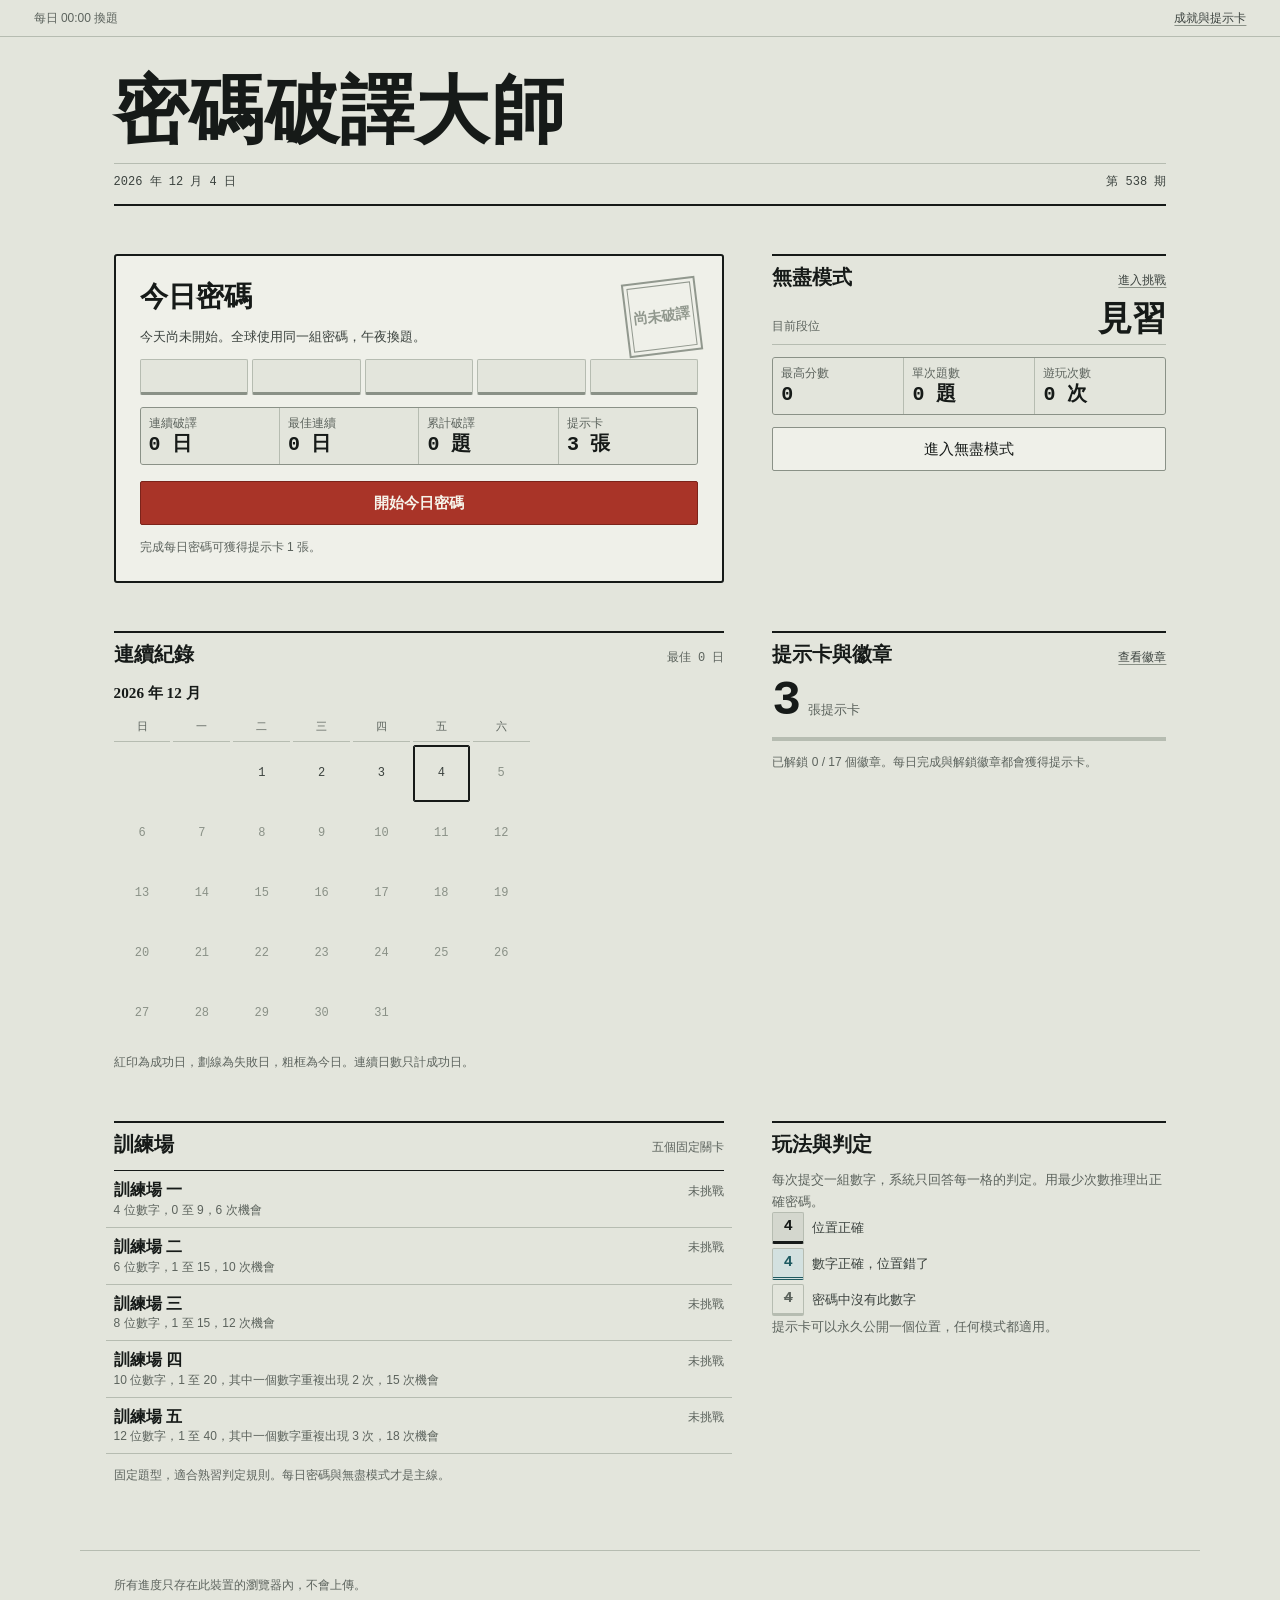
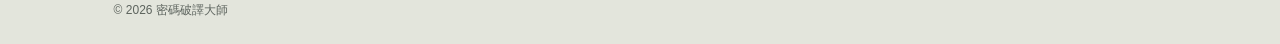
<file: index.html>
<!DOCTYPE html>
<html lang="zh-Hant">
<head>
<meta charset="UTF-8">
<meta name="viewport" content="width=device-width, initial-scale=1, viewport-fit=cover">
<meta name="theme-color" content="#e3e5dc">
<title>密碼破譯大師</title>
<link rel="icon" href="assets/favicon.svg" type="image/svg+xml">
<meta http-equiv="refresh" content="0; url=密碼破譯大師-主頁.html">
<link rel="canonical" href="密碼破譯大師-主頁.html">
<style>
html { background: #e3e5dc; color: #161a18; font-family: "Noto Sans TC", "PingFang TC", "Microsoft JhengHei", sans-serif; }
body { min-height: 100dvh; display: grid; place-content: center; text-align: center; }
a { color: #a93428; }
</style>
</head>
<body>
<p>正在前往<a href="密碼破譯大師-主頁.html">密碼破譯大師</a>。</p>
</body>
</html>
</file>
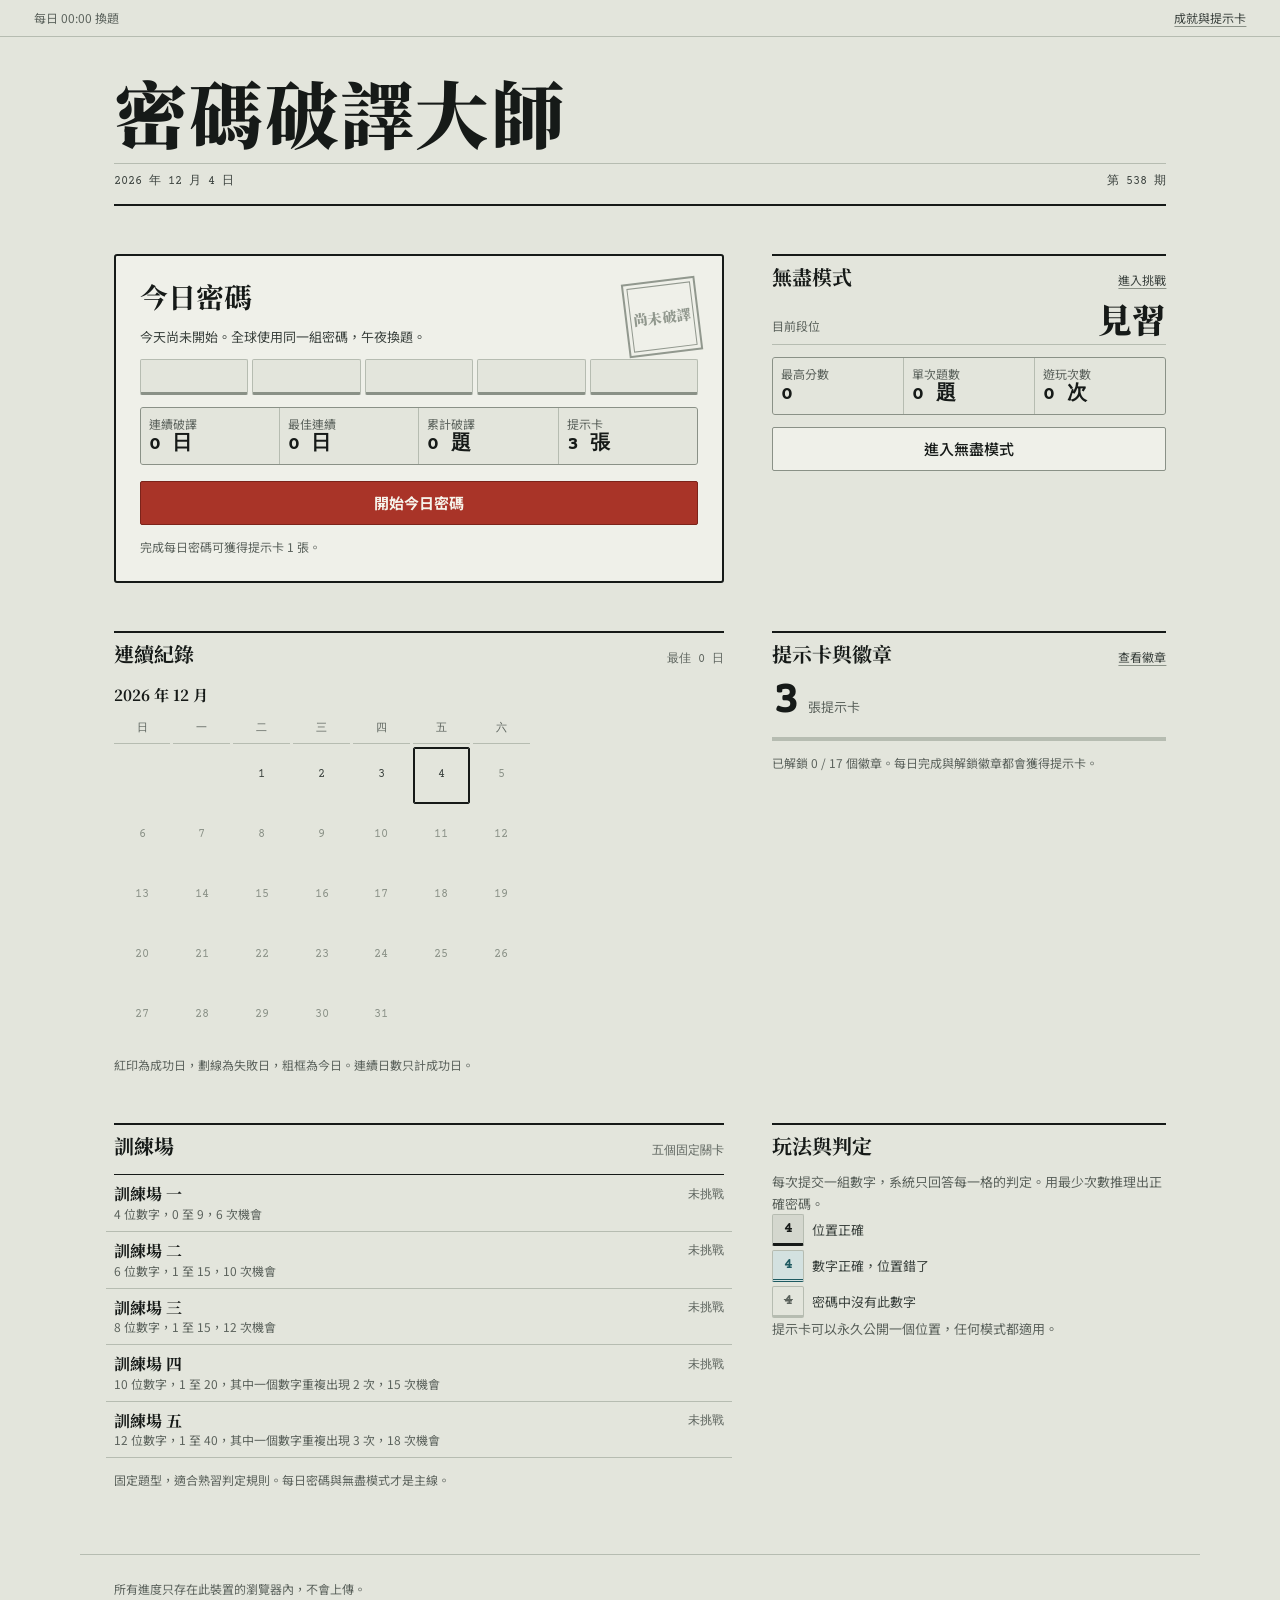
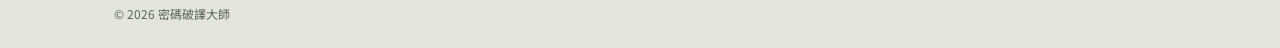
<file: 密碼破譯大師-主頁.html>
<!DOCTYPE html>
<html lang="zh-Hant">
<head>
<meta charset="UTF-8">
<meta name="viewport" content="width=device-width, initial-scale=1, viewport-fit=cover">
<meta name="theme-color" content="#e3e5dc">
<title>密碼破譯大師</title>
<link rel="icon" href="assets/favicon.svg" type="image/svg+xml">
<meta name="description" content="每天一組數字密碼，全球同一題。逐格判定，靠推理還原答案；另有無盡模式與五個訓練關卡。">
<link rel="preconnect" href="https://fonts.googleapis.com">
<link rel="preconnect" href="https://fonts.gstatic.com" crossorigin>
<link href="https://fonts.googleapis.com/css2?family=Courier+Prime:wght@400;700&family=Noto+Sans+TC:wght@400;500;700&family=Noto+Serif+TC:wght@700;900&display=swap" rel="stylesheet">
<link rel="stylesheet" href="assets/tokens.css">
<link rel="stylesheet" href="assets/app.css">
</head>
<body class="page-hub">
<div class="shell">

  <header class="topline">
    <span>每日 00:00 換題</span>
    <a class="topline__link" href="密碼破譯大師-成就.html">成就與提示卡</a>
  </header>

  <main class="wrap hub">

    <header class="masthead">
      <h1 class="masthead__title">密碼破譯大師</h1>
      <div class="masthead__meta">
        <span id="issueDate"></span>
        <span id="issueNo"></span>
      </div>
    </header>

    <div class="front">

      <section class="dispatch area--dispatch" aria-labelledby="dailyTitle">
        <div class="dispatch__head">
          <h2 class="dispatch__title" id="dailyTitle">今日密碼</h2>
        </div>
        <span class="stamp stamp--pending" id="dailyStamp">尚未破譯</span>
        <p class="dispatch__note" id="heroNote"></p>
        <div class="specimen" id="dailySpecimen" aria-hidden="true"></div>
        <div class="panelgrid panelgrid--fields" id="heroStats"></div>
        <div class="dispatch__actions" id="heroActions"></div>
        <p class="dispatch__fine">完成每日密碼可獲得提示卡 1 張。</p>
      </section>

      <section class="register area--endless" aria-labelledby="endlessTitle">
        <header class="register__head">
          <h2 class="register__title" id="endlessTitle">無盡模式</h2>
          <a class="register__link" href="密碼破譯大師-無盡模式.html">進入挑戰</a>
        </header>
        <div id="endlessPanel"></div>
      </section>

      <section class="register area--calendar" aria-labelledby="calendarHeading">
        <header class="register__head">
          <h2 class="register__title" id="calendarHeading">連續紀錄</h2>
          <span class="register__aside" id="streakAside"></span>
        </header>
        <p class="register__month" id="calendarTitle"></p>
        <div class="calendar" id="calendar"></div>
        <p class="register__note">紅印為成功日，劃線為失敗日，粗框為今日。連續日數只計成功日。</p>
      </section>

      <section class="register area--training" aria-labelledby="trainingTitle">
        <header class="register__head">
          <h2 class="register__title" id="trainingTitle">訓練場</h2>
          <span class="register__aside">五個固定關卡</span>
        </header>
        <div class="index" id="training"></div>
        <p class="register__note">固定題型，適合熟習判定規則。每日密碼與無盡模式才是主線。</p>
      </section>

      <section class="register area--wallet" aria-labelledby="walletTitle">
        <header class="register__head">
          <h2 class="register__title" id="walletTitle">提示卡與徽章</h2>
          <a class="register__link" href="密碼破譯大師-成就.html">查看徽章</a>
        </header>
        <div id="achStats"></div>
      </section>

      <section class="register area--rules" aria-labelledby="rulesTitle">
        <header class="register__head">
          <h2 class="register__title" id="rulesTitle">玩法與判定</h2>
        </header>
        <div id="hubRules"></div>
      </section>

    </div>

  </main>

  <footer class="wrap footer">
    <p>所有進度只存在此裝置的瀏覽器內，不會上傳。</p>
    <p>© <span id="year"></span> 密碼破譯大師</p>
  </footer>

</div>

<script>window.MM_PAGE = { kind: "hub" };</script>
<script src="assets/engine.js"></script>
<script src="assets/hub.js"></script>
</body>
</html>
</file>
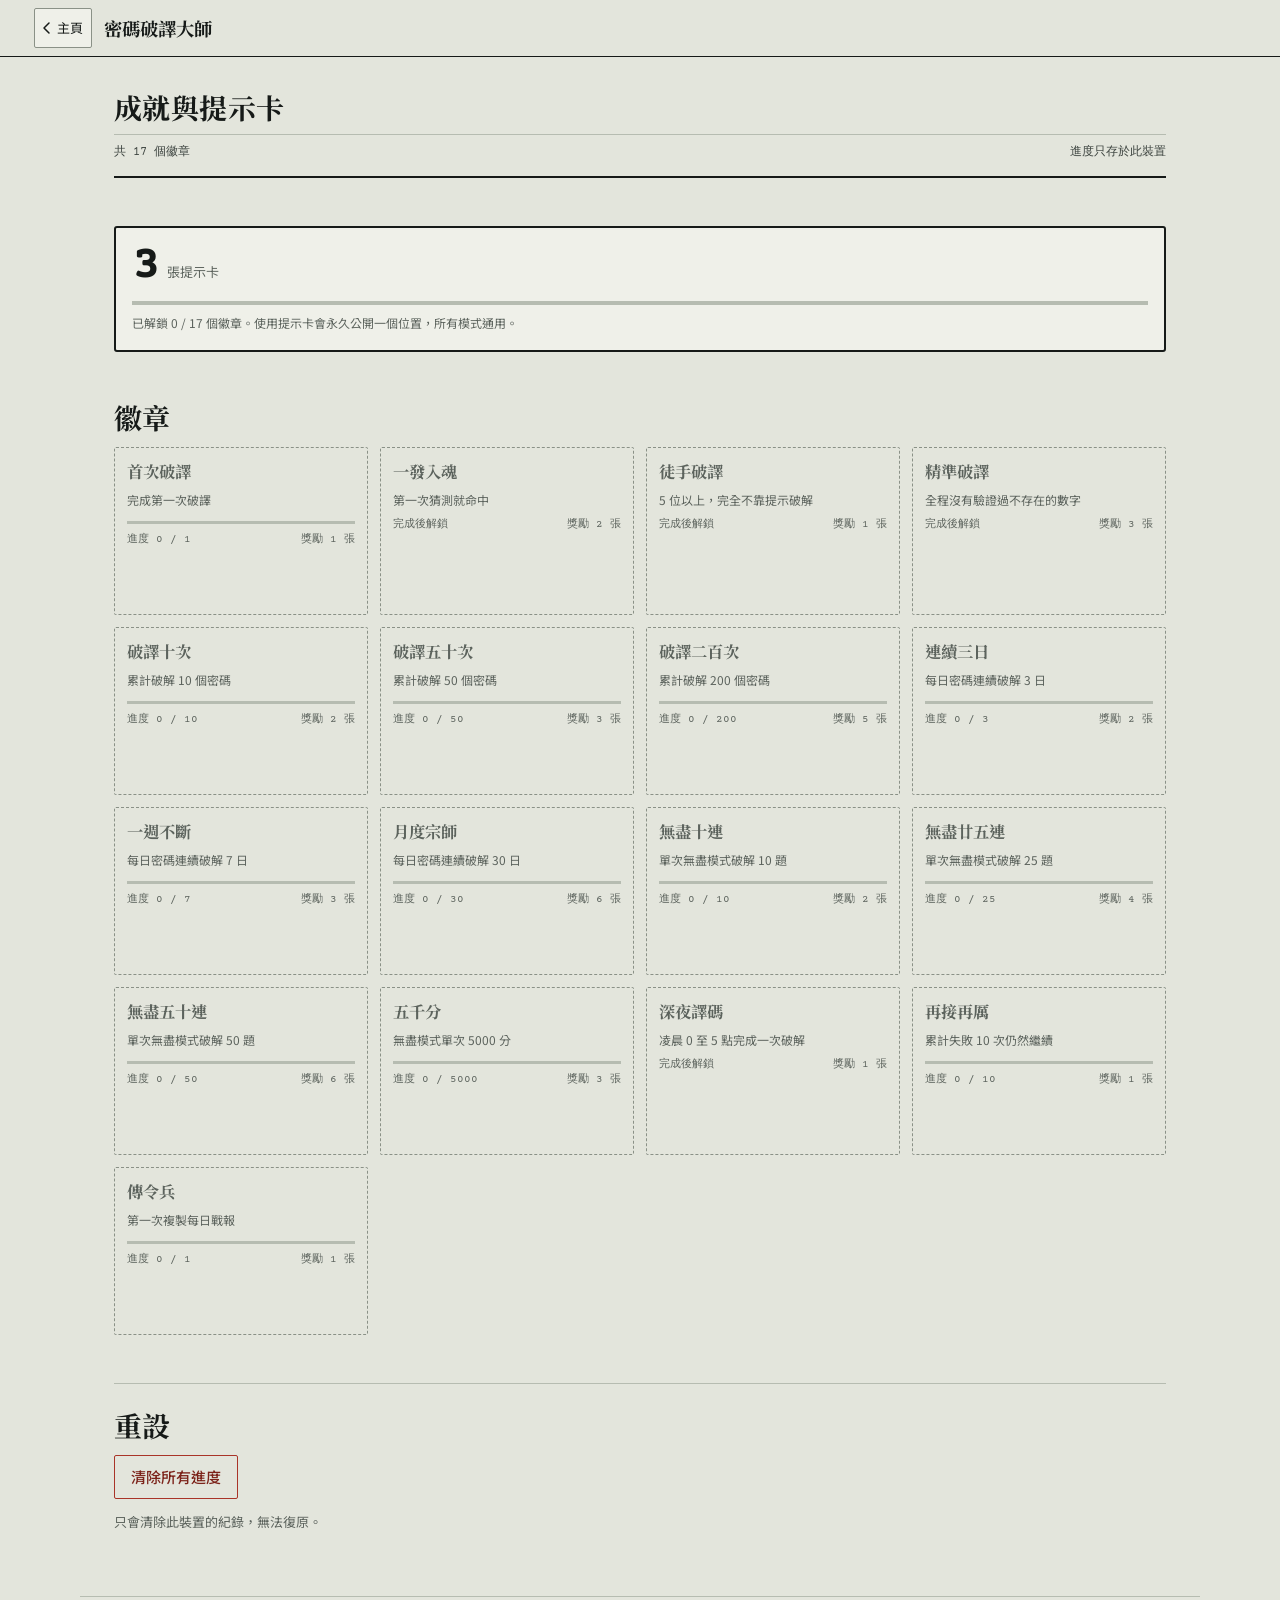
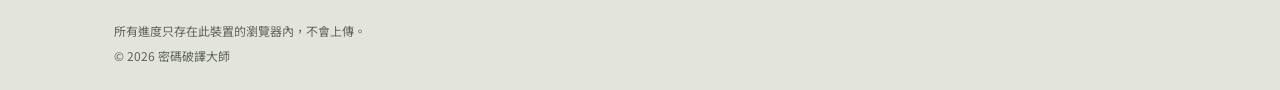
<file: 密碼破譯大師-成就.html>
<!DOCTYPE html>
<html lang="zh-Hant">
<head>
<meta charset="UTF-8">
<meta name="viewport" content="width=device-width, initial-scale=1, viewport-fit=cover">
<meta name="theme-color" content="#e3e5dc">
<title>成就與提示卡 | 密碼破譯大師</title>
<link rel="icon" href="assets/favicon.svg" type="image/svg+xml">
<meta name="description" content="查看已解鎖的成就徽章與提示卡數量。解鎖成就可獲得提示卡。">
<link rel="preconnect" href="https://fonts.googleapis.com">
<link rel="preconnect" href="https://fonts.gstatic.com" crossorigin>
<link href="https://fonts.googleapis.com/css2?family=Courier+Prime:wght@400;700&family=Noto+Sans+TC:wght@400;500;700&family=Noto+Serif+TC:wght@700;900&display=swap" rel="stylesheet">
<link rel="stylesheet" href="assets/tokens.css">
<link rel="stylesheet" href="assets/app.css">
</head>
<body class="page-hub">
<div class="shell">

  <header class="appbar">
    <a class="appbar__back" href="密碼破譯大師-主頁.html">
      <svg viewBox="0 0 16 16" fill="none" stroke="currentColor" stroke-width="1.5" aria-hidden="true"><path d="M10 3 5 8l5 5" stroke-linecap="round" stroke-linejoin="round"/></svg>
      <span>主頁</span>
    </a>
    <span class="appbar__title">密碼破譯大師</span>
  </header>

  <main class="wrap hub">

    <header class="masthead masthead--compact">
      <h1 class="masthead__title">成就與提示卡</h1>
      <div class="masthead__meta">
        <span>共 17 個徽章</span>
        <span>進度只存於此裝置</span>
      </div>
    </header>

    <section class="walletbar" id="walletReading" aria-label="提示卡與徽章進度"></section>

    <section class="section">
      <h2 class="section-title">徽章</h2>
      <div class="stampbook" id="badges"></div>
    </section>

    <section class="section section--quiet">
      <h2 class="section-title">重設</h2>
      <button class="btn btn--danger" id="resetBtn" type="button">清除所有進度</button>
      <p class="notice">只會清除此裝置的紀錄，無法復原。</p>
    </section>

  </main>

  <footer class="wrap footer">
    <p>所有進度只存在此裝置的瀏覽器內，不會上傳。</p>
    <p>© <span id="year"></span> 密碼破譯大師</p>
  </footer>

</div>

<dialog class="result" id="resetDialog">
  <h2 class="dialog__title">確定清除？</h2>
  <p class="dialog__body">成就、紀錄、提示卡與日曆都會刪除，無法復原。</p>
  <div class="dialog__actions">
    <button class="btn btn--primary" id="resetYes" type="button">確定清除</button>
    <button class="btn" id="resetNo" type="button">不要清除</button>
  </div>
</dialog>

<script>window.MM_PAGE = { kind: "ach" };</script>
<script src="assets/engine.js"></script>
<script src="assets/hub.js"></script>
</body>
</html>
</file>
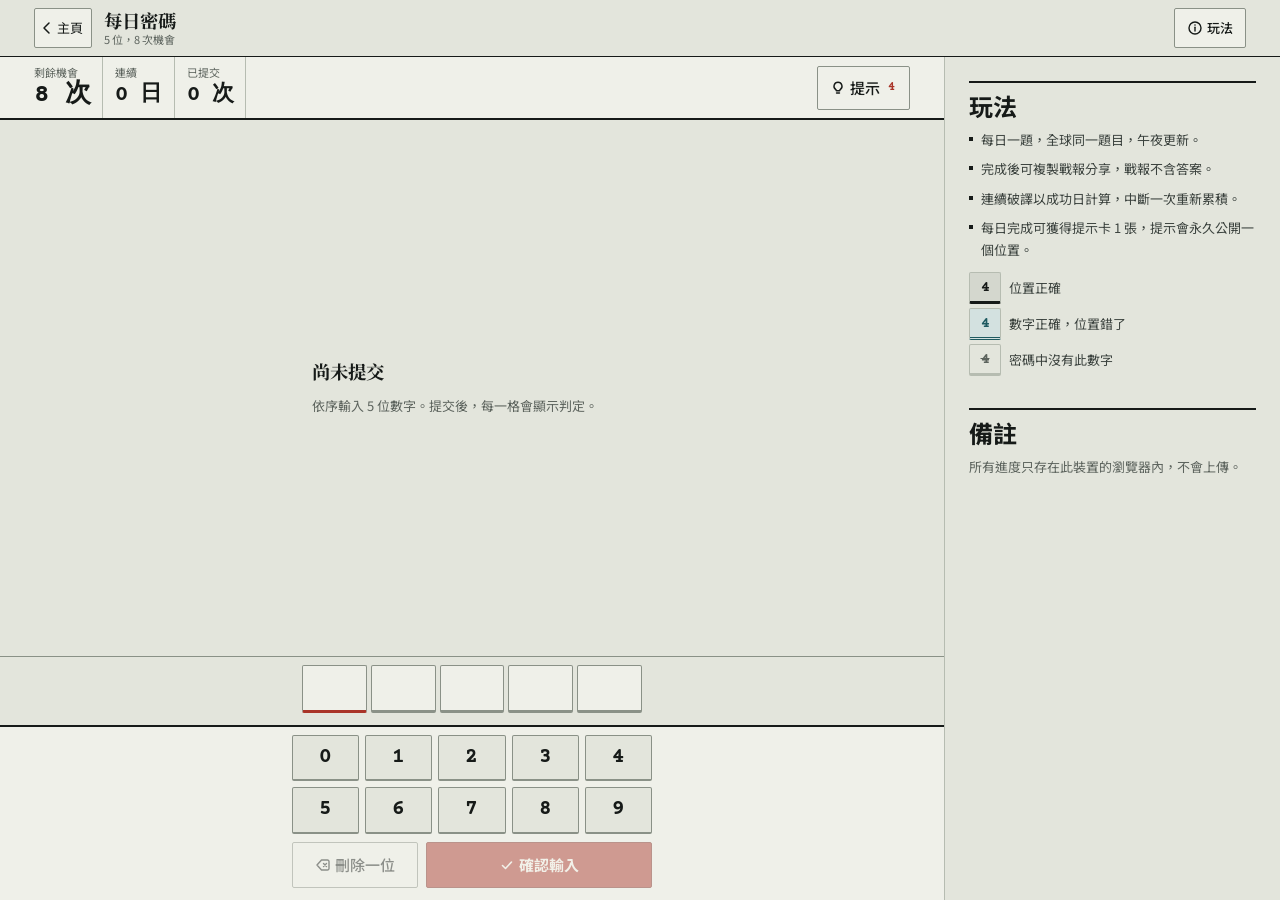
<file: 密碼破譯大師-每日挑戰.html>
<!DOCTYPE html>
<html lang="zh-Hant">
<head>
<meta charset="UTF-8">
<meta name="viewport" content="width=device-width, initial-scale=1, viewport-fit=cover">
<meta name="theme-color" content="#e3e5dc">
<title>每日密碼 | 密碼破譯大師</title>
<link rel="icon" href="assets/favicon.svg" type="image/svg+xml">
<meta name="description" content="每日一題，全球同一密碼。今日題目完成後可複製戰報分享，累積連續破譯日數。">
<link rel="preconnect" href="https://fonts.googleapis.com">
<link rel="preconnect" href="https://fonts.gstatic.com" crossorigin>
<link href="https://fonts.googleapis.com/css2?family=Courier+Prime:wght@400;700&family=Noto+Sans+TC:wght@400;500;700&family=Noto+Serif+TC:wght@700;900&display=swap" rel="stylesheet">
<link rel="stylesheet" href="assets/tokens.css">
<link rel="stylesheet" href="assets/app.css">
</head>
<body class="page-play">
<div class="shell">

  <header class="appbar">
    <a class="appbar__back" href="密碼破譯大師-主頁.html">
      <svg viewBox="0 0 16 16" fill="none" stroke="currentColor" stroke-width="1.5" aria-hidden="true"><path d="M10 3 5 8l5 5" stroke-linecap="round" stroke-linejoin="round"/></svg>
      <span>主頁</span>
    </a>
    <div class="appbar__id">
      <h1 class="appbar__title" id="modeTitle">每日密碼</h1>
      <p class="appbar__spec" id="modeSpec"></p>
    </div>
    <div class="appbar__tools">
      <button class="btn" id="rulesBtn" type="button">玩法</button>
    </div>
  </header>

  <main class="play">
    <div class="board">
      <div class="readbar" id="readbar"></div>
      <div class="history" id="history" aria-live="polite"></div>
      <div class="hintbar" id="hintbar"></div>
      <div class="current" id="current"></div>
      <div class="keys" id="keys"></div>
    </div>
    <aside class="side" id="side"></aside>
  </main>

</div>

<dialog class="result" id="resultDialog"></dialog>

<script>
window.MM_PAGE = {
  kind: "daily",
  title: "每日密碼",
  rules: [
    "每日一題，全球同一題目，午夜更新。",
    "完成後可複製戰報分享，戰報不含答案。",
    "連續破譯以成功日計算，中斷一次重新累積。",
    "每日完成可獲得提示卡 1 張，提示會永久公開一個位置。"
  ]
};
</script>
<script src="assets/engine.js"></script>
</body>
</html>
</file>
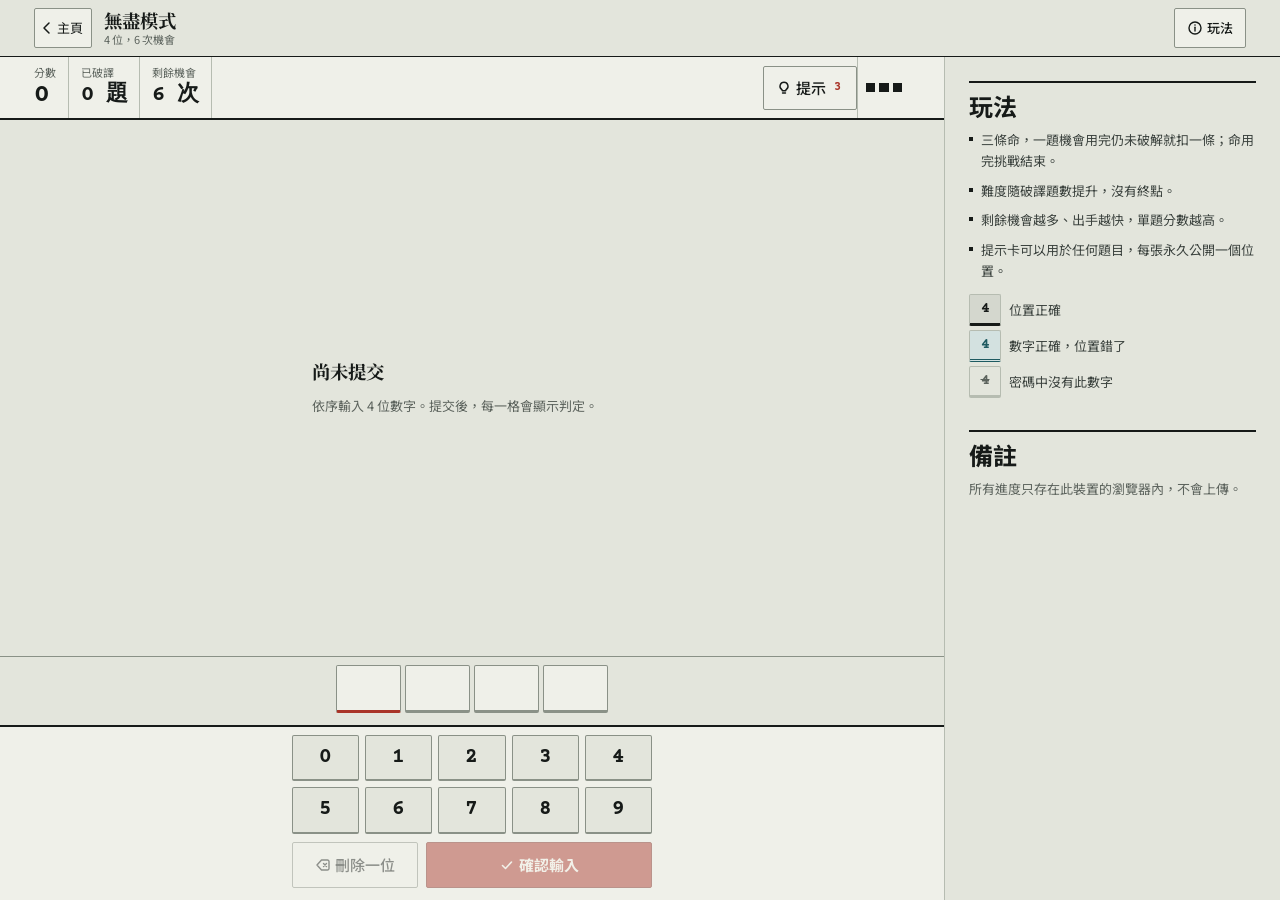
<file: 密碼破譯大師-無盡模式.html>
<!DOCTYPE html>
<html lang="zh-Hant">
<head>
<meta charset="UTF-8">
<meta name="viewport" content="width=device-width, initial-scale=1, viewport-fit=cover">
<meta name="theme-color" content="#e3e5dc">
<title>無盡模式 | 密碼破譯大師</title>
<link rel="icon" href="assets/favicon.svg" type="image/svg+xml">
<meta name="description" content="沒有終點的密碼挑戰。三條命，難度隨表現提升，分數與段位即時更新。">
<link rel="preconnect" href="https://fonts.googleapis.com">
<link rel="preconnect" href="https://fonts.gstatic.com" crossorigin>
<link href="https://fonts.googleapis.com/css2?family=Courier+Prime:wght@400;700&family=Noto+Sans+TC:wght@400;500;700&family=Noto+Serif+TC:wght@700;900&display=swap" rel="stylesheet">
<link rel="stylesheet" href="assets/tokens.css">
<link rel="stylesheet" href="assets/app.css">
</head>
<body class="page-play">
<div class="shell">

  <header class="appbar">
    <a class="appbar__back" href="密碼破譯大師-主頁.html">
      <svg viewBox="0 0 16 16" fill="none" stroke="currentColor" stroke-width="1.5" aria-hidden="true"><path d="M10 3 5 8l5 5" stroke-linecap="round" stroke-linejoin="round"/></svg>
      <span>主頁</span>
    </a>
    <div class="appbar__id">
      <h1 class="appbar__title" id="modeTitle">無盡模式</h1>
      <p class="appbar__spec" id="modeSpec"></p>
    </div>
    <div class="appbar__tools">
      <button class="btn" id="rulesBtn" type="button">玩法</button>
    </div>
  </header>

  <main class="play">
    <div class="board">
      <div class="readbar" id="readbar"></div>
      <div class="history" id="history" aria-live="polite"></div>
      <div class="hintbar" id="hintbar"></div>
      <div class="current" id="current"></div>
      <div class="keys" id="keys"></div>
    </div>
    <aside class="side" id="side"></aside>
  </main>

</div>

<dialog class="result" id="resultDialog"></dialog>

<script>
window.MM_PAGE = {
  kind: "endless",
  title: "無盡模式",
  rules: [
    "三條命，一題機會用完仍未破解就扣一條；命用完挑戰結束。",
    "難度隨破譯題數提升，沒有終點。",
    "剩餘機會越多、出手越快，單題分數越高。",
    "提示卡可以用於任何題目，每張永久公開一個位置。"
  ]
};
</script>
<script src="assets/engine.js"></script>
</body>
</html>
</file>
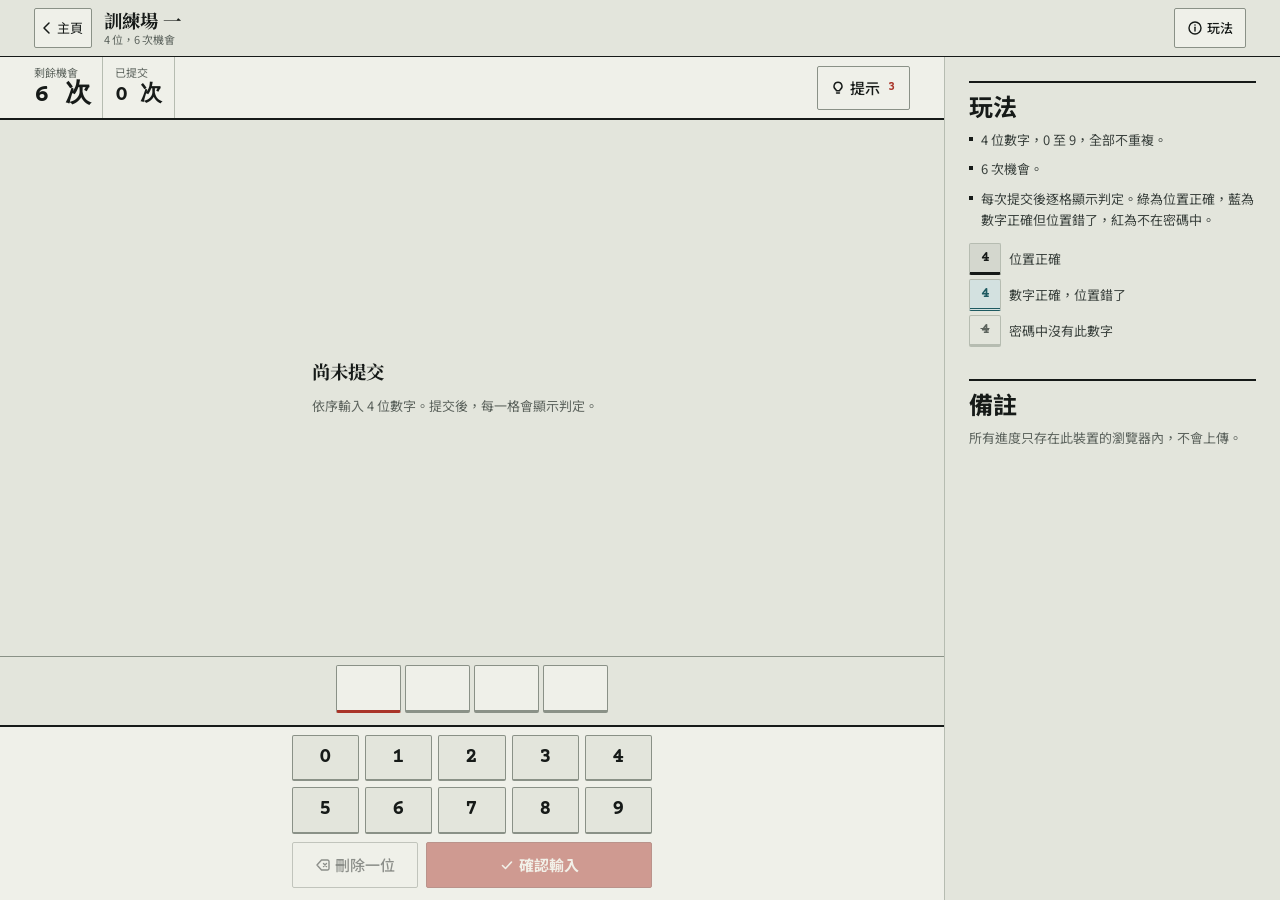
<file: 密碼破譯大師-等級一.html>
<!DOCTYPE html>
<html lang="zh-Hant">
<head>
<meta charset="UTF-8">
<meta name="viewport" content="width=device-width, initial-scale=1, viewport-fit=cover">
<meta name="theme-color" content="#e3e5dc">
<title>訓練場 一 | 密碼破譯大師</title>
<link rel="icon" href="assets/favicon.svg" type="image/svg+xml">
<meta name="description" content="4 位數字，0 至 9，全部不重複，6 次機會。熟習判定規則的入門訓練。">
<link rel="preconnect" href="https://fonts.googleapis.com">
<link rel="preconnect" href="https://fonts.gstatic.com" crossorigin>
<link href="https://fonts.googleapis.com/css2?family=Courier+Prime:wght@400;700&family=Noto+Sans+TC:wght@400;500;700&family=Noto+Serif+TC:wght@700;900&display=swap" rel="stylesheet">
<link rel="stylesheet" href="assets/tokens.css">
<link rel="stylesheet" href="assets/app.css">
</head>
<body class="page-play">
<div class="shell">

  <header class="appbar">
    <a class="appbar__back" href="密碼破譯大師-主頁.html">
      <svg viewBox="0 0 16 16" fill="none" stroke="currentColor" stroke-width="1.5" aria-hidden="true"><path d="M10 3 5 8l5 5" stroke-linecap="round" stroke-linejoin="round"/></svg>
      <span>主頁</span>
    </a>
    <div class="appbar__id">
      <h1 class="appbar__title" id="modeTitle">訓練場 一</h1>
      <p class="appbar__spec" id="modeSpec"></p>
    </div>
    <div class="appbar__tools">
      <button class="btn" id="rulesBtn" type="button">玩法</button>
    </div>
  </header>

  <main class="play">
    <div class="board">
      <div class="readbar" id="readbar"></div>
      <div class="history" id="history" aria-live="polite"></div>
      <div class="hintbar" id="hintbar"></div>
      <div class="current" id="current"></div>
      <div class="keys" id="keys"></div>
    </div>
    <aside class="side" id="side"></aside>
  </main>

</div>

<dialog class="result" id="resultDialog"></dialog>

<script>
window.MM_PAGE = {
  kind: "classic",
  id: "l1",
  title: "訓練場 一",
  rules: [
    "4 位數字，0 至 9，全部不重複。",
    "6 次機會。",
    "每次提交後逐格顯示判定。綠為位置正確，藍為數字正確但位置錯了，紅為不在密碼中。"
  ]
};
</script>
<script src="assets/engine.js"></script>
</body>
</html>
</file>
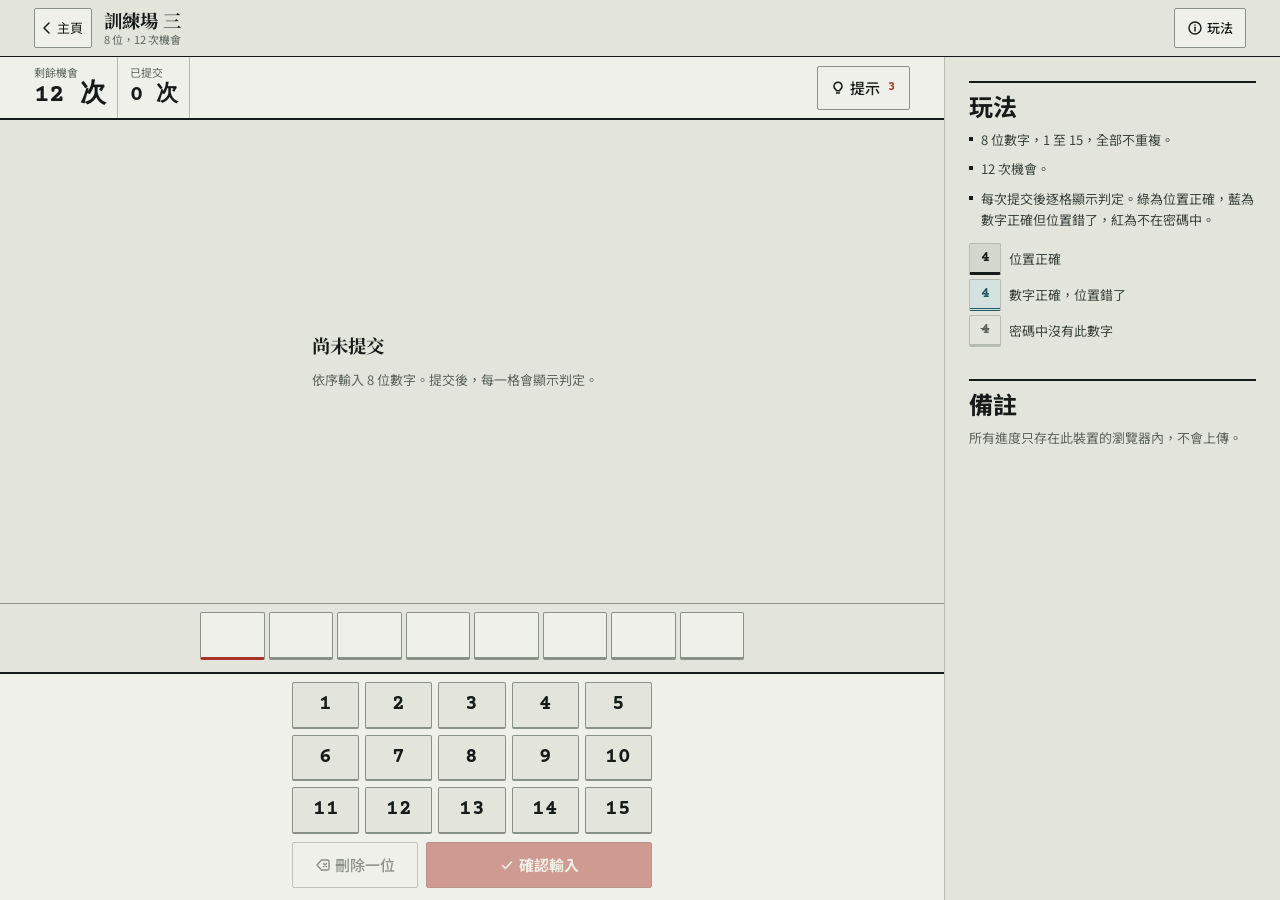
<file: 密碼破譯大師-等級三.html>
<!DOCTYPE html>
<html lang="zh-Hant">
<head>
<meta charset="UTF-8">
<meta name="viewport" content="width=device-width, initial-scale=1, viewport-fit=cover">
<meta name="theme-color" content="#e3e5dc">
<title>訓練場 三 | 密碼破譯大師</title>
<link rel="icon" href="assets/favicon.svg" type="image/svg+xml">
<meta name="description" content="8 位數字，1 至 15，全部不重複，12 次機會。高強度推理訓練。">
<link rel="preconnect" href="https://fonts.googleapis.com">
<link rel="preconnect" href="https://fonts.gstatic.com" crossorigin>
<link href="https://fonts.googleapis.com/css2?family=Courier+Prime:wght@400;700&family=Noto+Sans+TC:wght@400;500;700&family=Noto+Serif+TC:wght@700;900&display=swap" rel="stylesheet">
<link rel="stylesheet" href="assets/tokens.css">
<link rel="stylesheet" href="assets/app.css">
</head>
<body class="page-play">
<div class="shell">

  <header class="appbar">
    <a class="appbar__back" href="密碼破譯大師-主頁.html">
      <svg viewBox="0 0 16 16" fill="none" stroke="currentColor" stroke-width="1.5" aria-hidden="true"><path d="M10 3 5 8l5 5" stroke-linecap="round" stroke-linejoin="round"/></svg>
      <span>主頁</span>
    </a>
    <div class="appbar__id">
      <h1 class="appbar__title" id="modeTitle">訓練場 三</h1>
      <p class="appbar__spec" id="modeSpec"></p>
    </div>
    <div class="appbar__tools">
      <button class="btn" id="rulesBtn" type="button">玩法</button>
    </div>
  </header>

  <main class="play">
    <div class="board">
      <div class="readbar" id="readbar"></div>
      <div class="history" id="history" aria-live="polite"></div>
      <div class="hintbar" id="hintbar"></div>
      <div class="current" id="current"></div>
      <div class="keys" id="keys"></div>
    </div>
    <aside class="side" id="side"></aside>
  </main>

</div>

<dialog class="result" id="resultDialog"></dialog>

<script>
window.MM_PAGE = {
  kind: "classic",
  id: "l3",
  title: "訓練場 三",
  rules: [
    "8 位數字，1 至 15，全部不重複。",
    "12 次機會。",
    "每次提交後逐格顯示判定。綠為位置正確，藍為數字正確但位置錯了，紅為不在密碼中。"
  ]
};
</script>
<script src="assets/engine.js"></script>
</body>
</html>
</file>
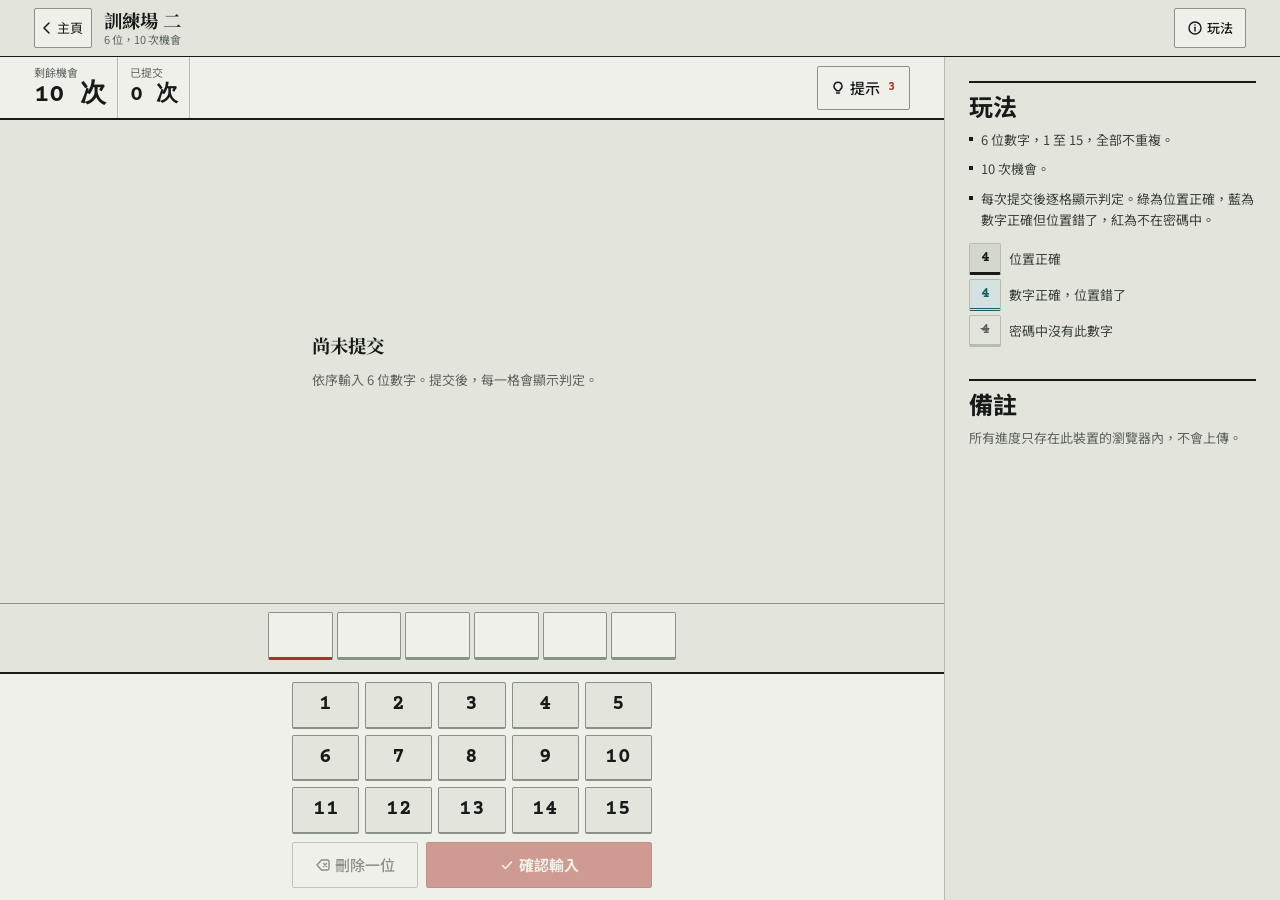
<file: 密碼破譯大師-等級二.html>
<!DOCTYPE html>
<html lang="zh-Hant">
<head>
<meta charset="UTF-8">
<meta name="viewport" content="width=device-width, initial-scale=1, viewport-fit=cover">
<meta name="theme-color" content="#e3e5dc">
<title>訓練場 二 | 密碼破譯大師</title>
<link rel="icon" href="assets/favicon.svg" type="image/svg+xml">
<meta name="description" content="6 位數字，1 至 15，全部不重複，10 次機會。擴展數字範圍的進階訓練。">
<link rel="preconnect" href="https://fonts.googleapis.com">
<link rel="preconnect" href="https://fonts.gstatic.com" crossorigin>
<link href="https://fonts.googleapis.com/css2?family=Courier+Prime:wght@400;700&family=Noto+Sans+TC:wght@400;500;700&family=Noto+Serif+TC:wght@700;900&display=swap" rel="stylesheet">
<link rel="stylesheet" href="assets/tokens.css">
<link rel="stylesheet" href="assets/app.css">
</head>
<body class="page-play">
<div class="shell">

  <header class="appbar">
    <a class="appbar__back" href="密碼破譯大師-主頁.html">
      <svg viewBox="0 0 16 16" fill="none" stroke="currentColor" stroke-width="1.5" aria-hidden="true"><path d="M10 3 5 8l5 5" stroke-linecap="round" stroke-linejoin="round"/></svg>
      <span>主頁</span>
    </a>
    <div class="appbar__id">
      <h1 class="appbar__title" id="modeTitle">訓練場 二</h1>
      <p class="appbar__spec" id="modeSpec"></p>
    </div>
    <div class="appbar__tools">
      <button class="btn" id="rulesBtn" type="button">玩法</button>
    </div>
  </header>

  <main class="play">
    <div class="board">
      <div class="readbar" id="readbar"></div>
      <div class="history" id="history" aria-live="polite"></div>
      <div class="hintbar" id="hintbar"></div>
      <div class="current" id="current"></div>
      <div class="keys" id="keys"></div>
    </div>
    <aside class="side" id="side"></aside>
  </main>

</div>

<dialog class="result" id="resultDialog"></dialog>

<script>
window.MM_PAGE = {
  kind: "classic",
  id: "l2",
  title: "訓練場 二",
  rules: [
    "6 位數字，1 至 15，全部不重複。",
    "10 次機會。",
    "每次提交後逐格顯示判定。綠為位置正確，藍為數字正確但位置錯了，紅為不在密碼中。"
  ]
};
</script>
<script src="assets/engine.js"></script>
</body>
</html>
</file>
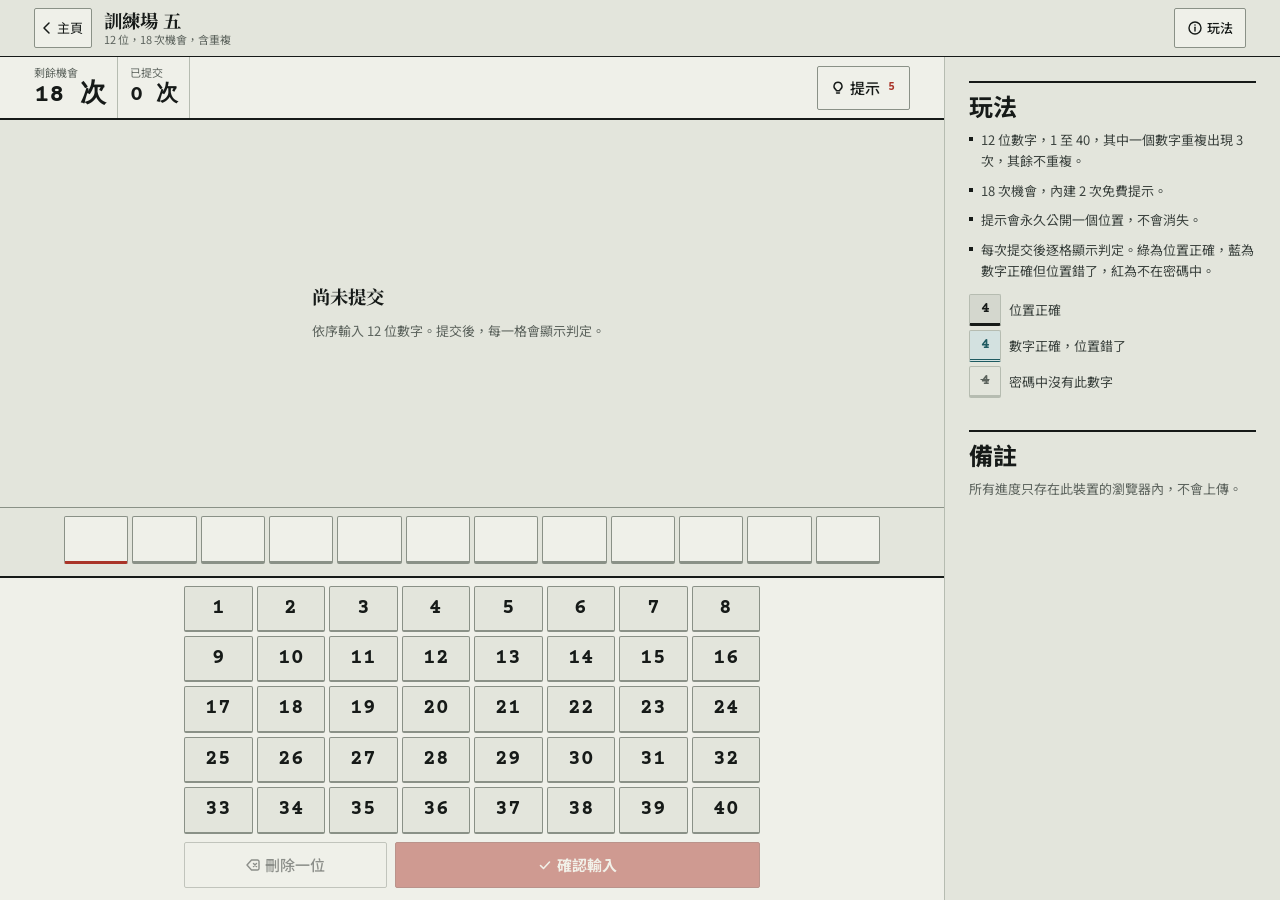
<file: 密碼破譯大師-等級五.html>
<!DOCTYPE html>
<html lang="zh-Hant">
<head>
<meta charset="UTF-8">
<meta name="viewport" content="width=device-width, initial-scale=1, viewport-fit=cover">
<meta name="theme-color" content="#e3e5dc">
<title>訓練場 五 | 密碼破譯大師</title>
<link rel="icon" href="assets/favicon.svg" type="image/svg+xml">
<meta name="description" content="12 位數字，1 至 40，其中一個數字重複出現 3 次，18 次機會。訓練場最終關卡。">
<link rel="preconnect" href="https://fonts.googleapis.com">
<link rel="preconnect" href="https://fonts.gstatic.com" crossorigin>
<link href="https://fonts.googleapis.com/css2?family=Courier+Prime:wght@400;700&family=Noto+Sans+TC:wght@400;500;700&family=Noto+Serif+TC:wght@700;900&display=swap" rel="stylesheet">
<link rel="stylesheet" href="assets/tokens.css">
<link rel="stylesheet" href="assets/app.css">
</head>
<body class="page-play">
<div class="shell">

  <header class="appbar">
    <a class="appbar__back" href="密碼破譯大師-主頁.html">
      <svg viewBox="0 0 16 16" fill="none" stroke="currentColor" stroke-width="1.5" aria-hidden="true"><path d="M10 3 5 8l5 5" stroke-linecap="round" stroke-linejoin="round"/></svg>
      <span>主頁</span>
    </a>
    <div class="appbar__id">
      <h1 class="appbar__title" id="modeTitle">訓練場 五</h1>
      <p class="appbar__spec" id="modeSpec"></p>
    </div>
    <div class="appbar__tools">
      <button class="btn" id="rulesBtn" type="button">玩法</button>
    </div>
  </header>

  <main class="play">
    <div class="board">
      <div class="readbar" id="readbar"></div>
      <div class="history" id="history" aria-live="polite"></div>
      <div class="hintbar" id="hintbar"></div>
      <div class="current" id="current"></div>
      <div class="keys" id="keys"></div>
    </div>
    <aside class="side" id="side"></aside>
  </main>

</div>

<dialog class="result" id="resultDialog"></dialog>

<script>
window.MM_PAGE = {
  kind: "classic",
  id: "l5",
  title: "訓練場 五",
  rules: [
    "12 位數字，1 至 40，其中一個數字重複出現 3 次，其餘不重複。",
    "18 次機會，內建 2 次免費提示。",
    "提示會永久公開一個位置，不會消失。",
    "每次提交後逐格顯示判定。綠為位置正確，藍為數字正確但位置錯了，紅為不在密碼中。"
  ]
};
</script>
<script src="assets/engine.js"></script>
</body>
</html>
</file>
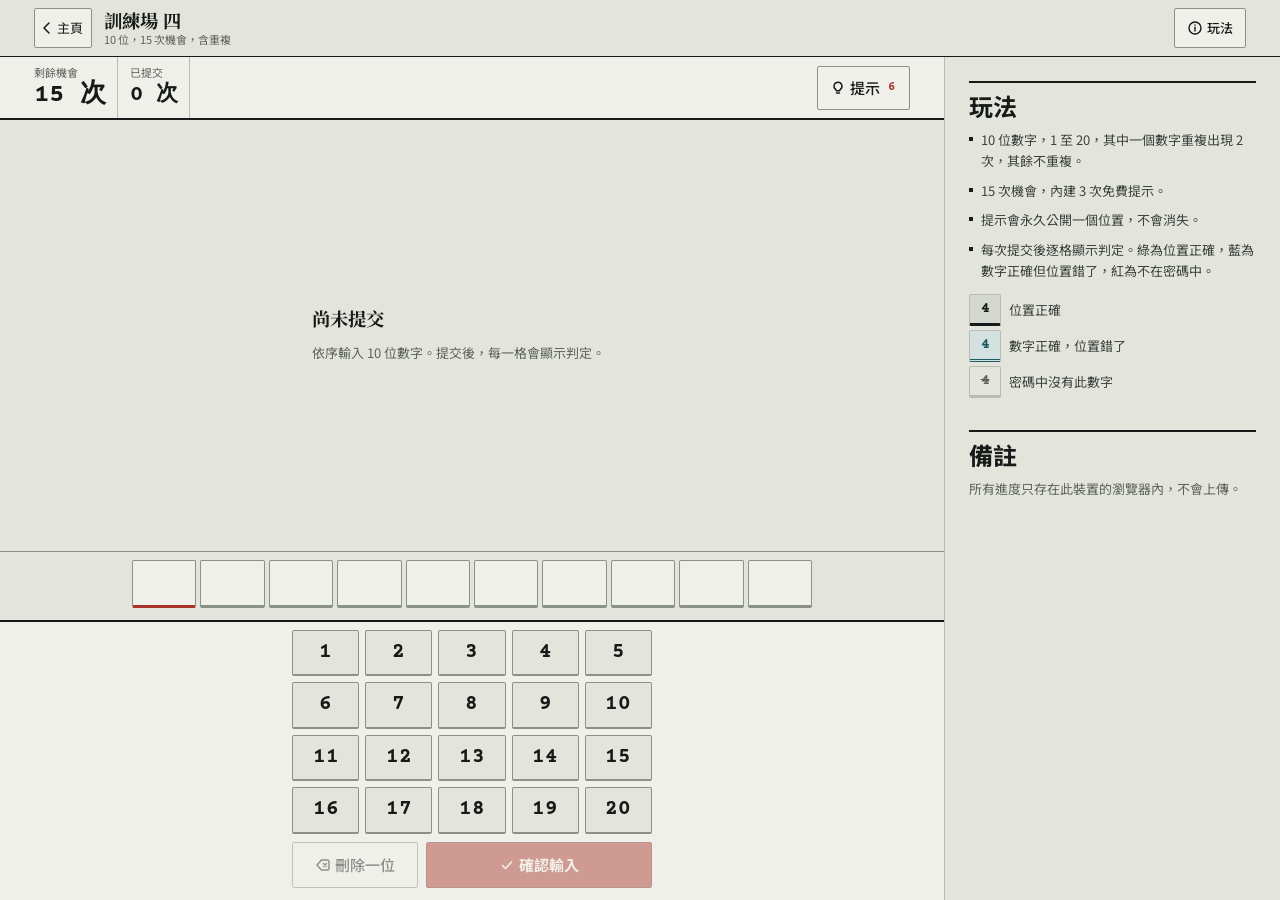
<file: 密碼破譯大師-等級四.html>
<!DOCTYPE html>
<html lang="zh-Hant">
<head>
<meta charset="UTF-8">
<meta name="viewport" content="width=device-width, initial-scale=1, viewport-fit=cover">
<meta name="theme-color" content="#e3e5dc">
<title>訓練場 四 | 密碼破譯大師</title>
<link rel="icon" href="assets/favicon.svg" type="image/svg+xml">
<meta name="description" content="10 位數字，1 至 20，其中一個數字重複出現 2 次，15 次機會。重複數字推理訓練。">
<link rel="preconnect" href="https://fonts.googleapis.com">
<link rel="preconnect" href="https://fonts.gstatic.com" crossorigin>
<link href="https://fonts.googleapis.com/css2?family=Courier+Prime:wght@400;700&family=Noto+Sans+TC:wght@400;500;700&family=Noto+Serif+TC:wght@700;900&display=swap" rel="stylesheet">
<link rel="stylesheet" href="assets/tokens.css">
<link rel="stylesheet" href="assets/app.css">
</head>
<body class="page-play">
<div class="shell">

  <header class="appbar">
    <a class="appbar__back" href="密碼破譯大師-主頁.html">
      <svg viewBox="0 0 16 16" fill="none" stroke="currentColor" stroke-width="1.5" aria-hidden="true"><path d="M10 3 5 8l5 5" stroke-linecap="round" stroke-linejoin="round"/></svg>
      <span>主頁</span>
    </a>
    <div class="appbar__id">
      <h1 class="appbar__title" id="modeTitle">訓練場 四</h1>
      <p class="appbar__spec" id="modeSpec"></p>
    </div>
    <div class="appbar__tools">
      <button class="btn" id="rulesBtn" type="button">玩法</button>
    </div>
  </header>

  <main class="play">
    <div class="board">
      <div class="readbar" id="readbar"></div>
      <div class="history" id="history" aria-live="polite"></div>
      <div class="hintbar" id="hintbar"></div>
      <div class="current" id="current"></div>
      <div class="keys" id="keys"></div>
    </div>
    <aside class="side" id="side"></aside>
  </main>

</div>

<dialog class="result" id="resultDialog"></dialog>

<script>
window.MM_PAGE = {
  kind: "classic",
  id: "l4",
  title: "訓練場 四",
  rules: [
    "10 位數字，1 至 20，其中一個數字重複出現 2 次，其餘不重複。",
    "15 次機會，內建 3 次免費提示。",
    "提示會永久公開一個位置，不會消失。",
    "每次提交後逐格顯示判定。綠為位置正確，藍為數字正確但位置錯了，紅為不在密碼中。"
  ]
};
</script>
<script src="assets/engine.js"></script>
</body>
</html>
</file>
<file: assets/tokens.css>
/* 密碼破譯大師 · 設計語彙：譯碼室檔案
   一張檔案紙、一支黑墨、一枚印泥、一疊藍曬。
   紅只給人（行動與蓋印），藍只給機器（提示），墨給判定。
   所有顏色與字體只在這裡宣告，其餘檔案一律引用 token。 */

:root {
  /* 紙：三層明度，由淺到凹 */
  --color-paper: #e3e5dc;
  --color-paper-2: #eff0e9;
  --color-paper-3: #d4d7ce;

  /* 墨：主墨、次墨、淡墨 */
  --color-ink: #161a18;
  --color-ink-2: #3b423e;
  --color-muted: #5c635d;

  /* 規線 */
  --color-rule: #b6bcb1;
  --color-rule-2: #8a9187;

  /* 印泥紅：人手動作、蓋印、今日 */
  --color-seal: #a93428;
  --color-seal-deep: #7c231a;
  --color-seal-soft: #ead4ce;

  /* 通用訊號 */
  --color-accent: var(--color-seal);
  --color-accent-ink: #f6f3ea;
  --color-accent-soft: var(--color-seal-soft);
  --color-focus: #161a18;

  /* 藍曬：機器提示與「位置錯了」 */
  --color-cool: #1e5a61;
  --color-cool-soft: #d3e1e0;

  /* 判定與生命 */
  --color-ok: #161a18;
  --color-ok-soft: #d4d7ce;
  --color-bad: #a93428;
  --color-bad-soft: #ead4ce;

  /* 字體：宋體做標題，黑體做正文，打字機體做數字 */
  --font-display: "Noto Serif TC", "Songti TC", "PMingLiU", serif;
  --font-body: "Noto Sans TC", "PingFang TC", "Microsoft JhengHei", "Noto Sans CJK TC", sans-serif;
  --font-mono: "Courier Prime", "Courier New", ui-monospace, monospace;

  --tracking-display: 0.015em;
  --display-weight: 700;
  --reading-weight: 700;

  /* 排版 */
  --text-xs: 0.75rem;
  --text-sm: 0.8125rem;
  --text-base: 1rem;
  --text-lg: 1.0625rem;
  --text-xl: 1.25rem;
  --text-2xl: clamp(1.35rem, 1.15rem + 1vw, 1.75rem);
  --text-display: clamp(2.7rem, 1.35rem + 5.5vw, 4.6rem);
  --text-reading: clamp(1.6rem, 1.35rem + 1.2vw, 2rem);

  /* 空間 */
  --space-1: 0.25rem;
  --space-2: 0.5rem;
  --space-3: 0.75rem;
  --space-4: 1rem;
  --space-5: 1.5rem;
  --space-6: 2rem;
  --space-7: 3rem;
  --space-8: 4rem;
  --gutter: clamp(1rem, 0.5rem + 2vw, 2.5rem);

  /* 形狀：紙與表單只有極小的切角，沒有浮起的陰影 */
  --radius-card: 3px;
  --radius-pill: 2px;
  --rule-hair: 1px;
  --shadow-card: none;

  /* 動態 */
  --dur-micro: 110ms;
  --dur-short: 200ms;
  --dur-long: 380ms;
  --ease-out: cubic-bezier(0.2, 0.7, 0.3, 1);
  --ease-in: cubic-bezier(0.6, 0.05, 0.7, 0.2);
  --ease-in-out: cubic-bezier(0.4, 0, 0.2, 1);
}

*,
*::before,
*::after {
  box-sizing: border-box;
  margin: 0;
  padding: 0;
}

html,
body {
  overflow-x: clip;
}

html {
  color-scheme: light;
  scrollbar-color: var(--color-rule-2) transparent;
  caret-color: var(--color-seal);
}

body {
  background: var(--color-paper);
  color: var(--color-ink);
  font-family: var(--font-body);
  font-size: var(--text-base);
  line-height: 1.7;
  -webkit-tap-highlight-color: transparent;
  -webkit-font-smoothing: antialiased;
  text-rendering: optimizeLegibility;
}

::selection {
  background: var(--color-seal-soft);
  color: var(--color-ink);
}

:focus {
  outline: none;
}

:focus-visible {
  outline: 2px solid var(--color-focus);
  outline-offset: 3px;
}

button {
  font: inherit;
  color: inherit;
  background: none;
  border: none;
  cursor: pointer;
}

a {
  color: inherit;
}

img,
svg {
  display: block;
}

hr {
  border: none;
  border-top: var(--rule-hair) solid var(--color-rule);
}

::placeholder {
  color: var(--color-muted);
}

@media (prefers-reduced-motion: reduce) {
  *,
  *::before,
  *::after {
    animation-duration: 0.01ms !important;
    animation-delay: 0ms !important;
    animation-iteration-count: 1 !important;
    transition-duration: 0.01ms !important;
    transition-delay: 0ms !important;
  }
}
</file>
<file: assets/app.css>
/* 密碼破譯大師 · 版面與元件
   版面：首頁像一份日報的頭版；遊戲頁像一張抄碼紙。
   判定的顏色不是色塊，而是校對符號：墨線、藍色雙線、刪除線。 */

/* ---------- 頁面骨架 ---------- */

.shell {
  min-height: 100dvh;
  display: grid;
  grid-template-rows: auto minmax(0, 1fr);
}

body.page-play {
  height: 100dvh;
  overflow: hidden;
  overscroll-behavior-y: none;
}

body.page-play .shell {
  height: 100dvh;
}

.wrap {
  width: 100%;
  max-width: 70rem;
  margin-inline: auto;
  padding-inline: var(--gutter);
}

/* ---------- 首頁頂部小條 ---------- */

.topline {
  display: flex;
  align-items: center;
  justify-content: space-between;
  gap: var(--space-4);
  padding: var(--space-2) var(--gutter);
  border-bottom: var(--rule-hair) solid var(--color-rule);
  font-size: var(--text-xs);
  color: var(--color-muted);
}

.topline__link {
  color: var(--color-ink-2);
  text-decoration: underline;
  text-decoration-color: var(--color-rule-2);
  text-underline-offset: 0.25em;
}

.topline__link:hover {
  color: var(--color-seal);
}

/* ---------- 報頭 ---------- */

.masthead {
  padding-block: var(--space-3) var(--space-3);
  border-bottom: 2px solid var(--color-ink);
}

.masthead__title {
  font-family: var(--font-display);
  font-size: var(--text-display);
  font-weight: 900;
  line-height: 1.05;
  letter-spacing: 0.02em;
  text-wrap: balance;
}

.masthead__meta {
  display: flex;
  justify-content: space-between;
  align-items: baseline;
  gap: var(--space-4);
  margin-top: var(--space-3);
  padding-top: var(--space-2);
  border-top: var(--rule-hair) solid var(--color-rule);
  font-family: var(--font-mono);
  font-size: var(--text-xs);
  font-variant-numeric: tabular-nums;
  color: var(--color-ink-2);
}

.masthead--compact .masthead__title {
  font-size: var(--text-2xl);
  font-weight: 700;
}

/* ---------- 首頁版面 ---------- */

.hub {
  display: grid;
  gap: var(--space-6);
  padding-block: var(--space-4) var(--space-7);
}

.hub > * {
  min-width: 0;
}

.front {
  display: grid;
  gap: var(--space-6);
  min-width: 0;
}

.front > * {
  min-width: 0;
}

@media (min-width: 60rem) {
  .hub {
    gap: var(--space-7);
    padding-block: var(--space-5) var(--space-8);
  }

  .front {
    grid-template-columns: minmax(0, 1.55fr) minmax(18rem, 1fr);
    grid-template-areas:
      "dispatch endless"
      "calendar wallet"
      "training rules";
    column-gap: var(--space-7);
    row-gap: var(--space-7);
    align-items: start;
  }

  .area--dispatch {
    grid-area: dispatch;
  }

  .area--endless {
    grid-area: endless;
  }

  .area--calendar {
    grid-area: calendar;
  }

  .area--wallet {
    grid-area: wallet;
  }

  .area--training {
    grid-area: training;
  }

  .area--rules {
    grid-area: rules;
  }
}

/* ---------- 今日密碼：譯碼單 ---------- */

.dispatch {
  position: relative;
  border: 2px solid var(--color-ink);
  border-radius: var(--radius-card);
  background: var(--color-paper-2);
  padding: var(--space-4) var(--space-4) var(--space-4);
  display: grid;
  gap: var(--space-3);
}

@media (min-width: 40rem) {
  .dispatch {
    padding: var(--space-5);
  }
}

.dispatch__head {
  padding-right: 4.6rem;
}

.dispatch__title {
  font-family: var(--font-display);
  font-size: var(--text-2xl);
  font-weight: var(--display-weight);
  line-height: 1.2;
}

.dispatch__note {
  color: var(--color-ink-2);
  font-size: var(--text-sm);
  line-height: 1.65;
  max-width: 48ch;
}

.dispatch__actions {
  display: flex;
  flex-wrap: wrap;
  gap: var(--space-2);
  margin-top: var(--space-1);
}

.dispatch__actions .btn {
  flex: 1 1 12rem;
}

.dispatch__fine {
  font-size: var(--text-xs);
  color: var(--color-muted);
}

/* 蓋印：整個頁面唯一允許旋轉的東西 */
.stamp {
  position: absolute;
  top: var(--space-4);
  right: var(--space-4);
  z-index: 1;
  width: 4.1rem;
  min-height: 4.1rem;
  display: grid;
  place-items: center;
  padding: var(--space-1);
  border: 2px solid var(--color-seal);
  color: var(--color-seal);
  font-family: var(--font-display);
  font-size: 0.8rem;
  font-weight: 900;
  line-height: 1.2;
  letter-spacing: 0.02em;
  text-align: center;
  transform: rotate(-7deg);
  opacity: 0.92;
  pointer-events: none;
}

.stamp::before {
  content: "";
  position: absolute;
  inset: 3px;
  border: var(--rule-hair) solid currentColor;
}

.stamp--pending {
  color: var(--color-rule-2);
  border-color: var(--color-rule-2);
}

@media (min-width: 40rem) {
  .stamp {
    top: var(--space-5);
    right: var(--space-5);
    width: 4.6rem;
    min-height: 4.6rem;
    font-size: 0.9rem;
  }
}

/* ---------- 讀數與表單格 ---------- */

.reading {
  display: grid;
  gap: 2px;
  min-width: 0;
}

.reading__label {
  color: var(--color-muted);
  font-size: var(--text-xs);
  line-height: 1.3;
}

.reading__value {
  font-family: var(--font-mono);
  font-variant-numeric: tabular-nums slashed-zero;
  font-size: var(--text-xl);
  font-weight: var(--reading-weight);
  letter-spacing: -0.02em;
  line-height: 1.1;
  color: var(--color-ink);
  overflow-wrap: anywhere;
}

.reading__unit {
  font-size: var(--text-sm);
  color: var(--color-muted);
  letter-spacing: 0;
}

.panelgrid {
  display: grid;
  grid-template-columns: repeat(auto-fit, minmax(3.75rem, 1fr));
  gap: var(--rule-hair);
  background: var(--color-rule);
  border: var(--rule-hair) solid var(--color-rule-2);
  border-radius: var(--radius-card);
  overflow: hidden;
}

.panelgrid > * {
  background: var(--color-paper-2);
  padding: var(--space-3);
}

.panelgrid--fields {
  border-color: var(--color-rule-2);
}

.panelgrid--fields > * {
  background: var(--color-paper);
  padding: var(--space-2) var(--space-2);
}

/* ---------- 內文與標題 ---------- */

h1,
h2,
h3 {
  font-weight: var(--display-weight);
  line-height: 1.25;
  overflow-wrap: break-word;
  min-width: 0;
}

.title-display {
  font-family: var(--font-display);
  font-size: var(--text-2xl);
}

.title-section,
.section-title {
  font-family: var(--font-display);
  font-size: var(--text-2xl);
  font-weight: var(--display-weight);
}

.lede {
  color: var(--color-ink-2);
  max-width: 46ch;
}

.notice {
  color: var(--color-muted);
  font-size: var(--text-sm);
  line-height: 1.65;
}

.figure {
  font-family: var(--font-mono);
  font-variant-numeric: tabular-nums slashed-zero;
  letter-spacing: -0.02em;
  line-height: 1.1;
}

/* ---------- 章節與名冊 ---------- */

.section {
  display: grid;
  gap: var(--space-3);
}

.section-head {
  display: flex;
  align-items: baseline;
  justify-content: space-between;
  gap: var(--space-4);
  flex-wrap: wrap;
}

.section--quiet {
  border-top: var(--rule-hair) solid var(--color-rule);
  padding-top: var(--space-5);
}

.section--quiet > .btn {
  justify-self: start;
}

.register {
  border-top: 2px solid var(--color-ink);
  padding-top: var(--space-2);
  min-width: 0;
}

.register__head {
  display: flex;
  align-items: baseline;
  justify-content: space-between;
  gap: var(--space-3);
  margin-bottom: var(--space-3);
}

.register__title {
  font-family: var(--font-display);
  font-size: 1.25rem;
  font-weight: var(--display-weight);
  line-height: 1.3;
}

.register__aside {
  font-family: var(--font-mono);
  font-size: var(--text-xs);
  font-variant-numeric: tabular-nums;
  color: var(--color-muted);
  white-space: nowrap;
}

.register__link {
  flex: none;
  color: var(--color-ink-2);
  font-size: var(--text-xs);
  text-decoration: underline;
  text-decoration-color: var(--color-rule-2);
  text-underline-offset: 0.25em;
}

.register__link:hover {
  color: var(--color-seal);
}

.register__month {
  font-family: var(--font-display);
  font-size: 0.95rem;
  font-weight: 700;
  margin-bottom: var(--space-2);
}

.register__note {
  color: var(--color-muted);
  font-size: var(--text-xs);
  line-height: 1.65;
  margin-top: var(--space-3);
  max-width: 54ch;
}

/* ---------- 徽章式標記 ---------- */

.chip {
  display: inline-flex;
  align-items: center;
  gap: 0.2rem;
  padding: 1px var(--space-2);
  border: var(--rule-hair) solid var(--color-rule-2);
  border-radius: var(--radius-pill);
  background: var(--color-paper);
  font-size: var(--text-xs);
  line-height: 1.5;
  color: var(--color-ink-2);
  white-space: nowrap;
}

.chip--accent {
  background: var(--color-seal-soft);
  border-color: var(--color-seal);
  color: var(--color-seal-deep);
}

.chip--cool {
  background: var(--color-cool-soft);
  border-color: var(--color-cool);
  color: var(--color-cool);
}

.chips {
  display: flex;
  flex-wrap: wrap;
  gap: var(--space-1);
}

/* ---------- 按鈕 ---------- */

.btn {
  display: inline-flex;
  align-items: center;
  justify-content: center;
  gap: var(--space-1);
  min-height: 2.75rem;
  padding: var(--space-1) var(--space-4);
  border: var(--rule-hair) solid var(--color-rule-2);
  border-radius: var(--radius-pill);
  background: var(--color-paper-2);
  color: var(--color-ink);
  font-weight: 500;
  font-size: 0.9375rem;
  line-height: 1.4;
  text-decoration: none;
  white-space: nowrap;
  transition: background-color var(--dur-micro) var(--ease-out), border-color var(--dur-micro) var(--ease-out), transform var(--dur-micro) var(--ease-out);
}

.btn:hover {
  background: var(--color-paper-3);
}

.btn:active {
  transform: translateY(1px);
}

.btn:disabled,
.btn[aria-disabled="true"] {
  opacity: 0.45;
  cursor: not-allowed;
  transform: none;
}

.btn--primary {
  background: var(--color-seal);
  border-color: var(--color-seal-deep);
  color: var(--color-accent-ink);
  font-weight: 700;
}

.btn--primary:hover {
  background: var(--color-seal-deep);
}

.btn--danger {
  background: transparent;
  border-color: var(--color-seal);
  color: var(--color-seal-deep);
}

.btn--danger:hover {
  background: var(--color-seal-soft);
}

.btn--wide {
  width: 100%;
}

.btn--hint {
  position: relative;
  flex: none;
  width: 2.75rem;
  padding: 0;
}

.btn__text {
  display: none;
}

.hint-count {
  position: absolute;
  top: -0.3rem;
  right: -0.3rem;
  min-width: 1.15rem;
  height: 1.15rem;
  padding-inline: 0.15rem;
  display: grid;
  place-items: center;
  border-radius: var(--radius-pill);
  background: var(--color-seal);
  color: var(--color-accent-ink);
  font-family: var(--font-mono);
  font-size: 0.625rem;
  font-weight: 700;
  line-height: 1;
}

.btn--hint:disabled .hint-count {
  background: var(--color-rule-2);
  color: var(--color-paper-2);
}

@media (min-width: 48rem) {
  .btn--hint {
    width: auto;
    padding-inline: var(--space-3);
  }

  .btn__text {
    display: inline;
  }

  .hint-count {
    position: static;
    margin-left: 0.1rem;
    background: transparent;
    color: var(--color-seal);
    min-width: auto;
    height: auto;
    font-size: var(--text-xs);
  }

  .btn--hint:disabled .hint-count {
    background: transparent;
    color: var(--color-muted);
  }
}

.btn svg {
  width: 1rem;
  height: 1rem;
  flex: none;
}

@media (pointer: coarse) {
  .btn,
  .key,
  .appbar__back {
    min-height: 2.75rem;
  }
}

/* ---------- 頂欄（遊戲頁） ---------- */

.appbar {
  display: flex;
  align-items: center;
  gap: var(--space-3);
  min-height: 3.5rem;
  padding: var(--space-2) var(--gutter);
  border-bottom: var(--rule-hair) solid var(--color-ink);
  background: var(--color-paper);
}

.appbar__back {
  display: inline-flex;
  align-items: center;
  gap: 0.15rem;
  min-height: 2.5rem;
  padding: var(--space-1) var(--space-2) var(--space-1) 0.25rem;
  border: var(--rule-hair) solid var(--color-rule-2);
  border-radius: var(--radius-pill);
  background: var(--color-paper-2);
  color: var(--color-ink);
  font-size: var(--text-sm);
  text-decoration: none;
}

.appbar__back:hover {
  background: var(--color-paper-3);
}

.appbar__back svg {
  width: 1rem;
  height: 1rem;
}

.appbar__id {
  display: grid;
  gap: 0;
  min-width: 0;
}

.appbar__title {
  font-family: var(--font-display);
  font-size: 1.15rem;
  font-weight: var(--display-weight);
  line-height: 1.25;
  white-space: nowrap;
}

.appbar__spec {
  font-size: 0.6875rem;
  line-height: 1.4;
  color: var(--color-muted);
  white-space: nowrap;
  overflow: hidden;
  text-overflow: ellipsis;
  max-width: 46vw;
}

.appbar__tools {
  margin-inline-start: auto;
  display: flex;
  align-items: center;
  gap: var(--space-2);
}

.appbar__tools .btn {
  min-height: 2.5rem;
  padding: var(--space-1) var(--space-3);
  font-size: var(--text-sm);
}

@media (max-width: 22rem) {
  .appbar__spec {
    display: none;
  }
}

/* ---------- 遊戲頁骨架 ---------- */

.play {
  display: grid;
  grid-template-rows: minmax(0, 1fr);
  min-height: 0;
}

.board {
  display: grid;
  grid-template-rows: auto minmax(0, 1fr) auto auto auto;
  min-height: 0;
  background: var(--color-paper);
}

/* ---------- 狀態帶 ---------- */

.readbar {
  display: flex;
  align-items: stretch;
  border-bottom: 2px solid var(--color-ink);
  background: var(--color-paper-2);
}

.readbar .reading {
  flex: none;
  padding: var(--space-2) var(--space-3);
  border-right: var(--rule-hair) solid var(--color-rule);
}

.readbar .reading:first-child {
  padding-left: var(--gutter);
}

.readbar .reading__label {
  font-size: 0.6875rem;
}

.readbar .reading__value {
  font-size: 1.35rem;
}

.readbar .reading--lead .reading__value {
  font-size: 1.65rem;
}

.readbar .reading--alert .reading__value {
  color: var(--color-seal);
}

.readbar .btn--hint {
  margin-left: auto;
  align-self: center;
}

.readbar .btn--hint:last-child {
  margin-right: var(--gutter);
}

.readbar > .chips {
  flex: none;
  align-items: center;
  padding-inline: var(--space-2);
  margin-right: var(--gutter);
  border-left: var(--rule-hair) solid var(--color-rule);
}

.readbar .swatch {
  width: 0.6rem;
  height: 0.6rem;
  border-radius: 0;
  border: var(--rule-hair) solid var(--color-ink);
}

/* ---------- 歷史：抄碼紙 ---------- */

.history {
  overflow-y: auto;
  overscroll-behavior: contain;
  padding: var(--space-2) var(--gutter) var(--space-2);
  display: flex;
  flex-direction: column;
  gap: 0;
  min-height: 0;
}

.history--empty {
  display: grid;
  place-content: center;
  justify-items: stretch;
}

.history__empty {
  display: grid;
  gap: var(--space-3);
  width: min(20rem, calc(100vw - 4rem));
  padding-block: var(--space-4);
}

.history__empty-title {
  font-family: var(--font-display);
  font-size: 1.15rem;
  font-weight: 700;
}

.history__empty-text {
  font-size: var(--text-sm);
  color: var(--color-muted);
  line-height: 1.65;
}

.history__empty .legend {
  border-top: var(--rule-hair) solid var(--color-rule);
  padding-top: var(--space-3);
}

.hrow {
  display: grid;
  grid-template-columns: 2.25rem minmax(0, 1fr);
  align-items: center;
  gap: var(--space-2);
  padding-block: var(--space-2);
  border-bottom: var(--rule-hair) dotted var(--color-rule-2);
}

.hrow:last-child {
  border-bottom: none;
}

.hrow__no {
  font-family: var(--font-mono);
  font-variant-numeric: tabular-nums;
  font-size: 0.6875rem;
  color: var(--color-muted);
}

.hrow--new {
  animation: print-in var(--dur-long) var(--ease-out) both;
}

@keyframes print-in {
  from {
    clip-path: inset(0 100% 0 0);
  }
  to {
    clip-path: inset(0 0 0 0);
  }
}

/* ---------- 數字格 ---------- */

.slots {
  --slot-gap: var(--space-1);
  display: grid;
  grid-template-columns: repeat(var(--n), minmax(0, 1fr));
  gap: var(--slot-gap);
  width: 100%;
  max-width: calc(var(--n) * 4rem);
  margin-inline: auto;
}

.slot {
  position: relative;
  display: grid;
  place-items: center;
  width: 100%;
  height: 2.75rem;
  min-width: 0;
  padding-inline: 2px;
  border: var(--rule-hair) solid var(--color-rule);
  border-bottom: 3px solid var(--color-rule-2);
  border-radius: var(--radius-pill);
  background: var(--color-paper-2);
  font-family: var(--font-mono);
  font-variant-numeric: tabular-nums slashed-zero;
  font-size: clamp(0.95rem, calc(44vw / var(--n)), 1.5rem);
  font-weight: 700;
  line-height: 1;
  color: var(--color-ink);
}

.hrow .slots {
  max-width: calc(var(--n) * 3rem);
  margin-inline: 0 auto;
}

.hrow .slot {
  height: 2.15rem;
  font-size: clamp(0.7rem, calc(30vw / var(--n)), 1.05rem);
}

.current .slots {
  max-width: calc(var(--n) * 4.25rem);
}

.specimen .slots {
  max-width: none;
  margin-inline: 0;
}

.specimen .slot {
  height: 2.25rem;
  background: var(--color-paper);
}

.slot--filled {
  border-bottom-color: var(--color-ink);
}

.slot--cue {
  border-color: var(--color-rule-2);
  border-bottom: 3px solid var(--color-seal);
  background: var(--color-paper-2);
}

.slot--hit {
  background: var(--color-paper-3);
  border-bottom-color: var(--color-ink);
}

.slot--near {
  background: var(--color-cool-soft);
  border-bottom: 3px double var(--color-cool);
  color: var(--color-cool);
}

.slot--miss {
  background: transparent;
  border-bottom-color: var(--color-rule);
  color: var(--color-muted);
  text-decoration: line-through;
  text-decoration-thickness: 1px;
}

.slot--known::after {
  content: "";
  position: absolute;
  top: 3px;
  right: 3px;
  width: 4px;
  height: 4px;
  background: var(--color-cool);
}

/* ---------- 目前輸入行 ---------- */

.current {
  padding: var(--space-2) var(--gutter) var(--space-3);
  border-top: var(--rule-hair) solid var(--color-rule-2);
  background: var(--color-paper);
}

.current .slot {
  height: 3rem;
  border-color: var(--color-rule-2);
  border-bottom-color: var(--color-rule-2);
  background: var(--color-paper-2);
}

.current .slot--filled {
  border-bottom-color: var(--color-ink);
}

.current .slot--cue {
  border-color: var(--color-rule-2);
  border-bottom: 3px solid var(--color-seal);
  background: var(--color-paper-2);
}

/* ---------- 提示帶 ---------- */

.hintbar {
  display: flex;
  flex-wrap: wrap;
  align-items: center;
  gap: var(--space-1);
  padding: var(--space-2) var(--gutter);
  border-top: var(--rule-hair) solid var(--color-rule);
  background: var(--color-paper);
}

.hintbar:empty {
  display: none;
}

.hintbar__label {
  font-size: 0.6875rem;
  color: var(--color-muted);
  margin-right: var(--space-1);
}

/* ---------- 鍵盤 ---------- */

.keys {
  background: var(--color-paper-2);
  border-top: 2px solid var(--color-ink);
  padding: var(--space-2) var(--gutter) calc(var(--space-3) + env(safe-area-inset-bottom));
}

.keys__grid {
  display: grid;
  grid-template-columns: repeat(var(--cols, 5), minmax(0, 1fr));
  gap: 6px;
  max-height: 36dvh;
  overflow-y: auto;
  overscroll-behavior: contain;
}

.keys__grid--dense {
  gap: 4px;
}

@media (max-width: 22.5rem) {
  .keys__grid--dense {
    grid-template-columns: repeat(6, minmax(0, 1fr));
  }
}

.key {
  min-height: 2.9rem;
  display: grid;
  place-items: center;
  border: var(--rule-hair) solid var(--color-rule-2);
  border-bottom: 2px solid var(--color-rule-2);
  border-radius: var(--radius-pill);
  background: var(--color-paper);
  color: var(--color-ink);
  font-family: var(--font-mono);
  font-variant-numeric: tabular-nums slashed-zero;
  font-size: 1.3rem;
  font-weight: 700;
  transition: background-color var(--dur-micro) var(--ease-out), transform var(--dur-micro) var(--ease-out);
}

.key:hover:not(:disabled) {
  background: var(--color-paper-3);
}

.key:active:not(:disabled) {
  transform: translateY(1px);
  border-bottom-width: 1px;
}

.key:disabled {
  opacity: 0.4;
  cursor: not-allowed;
  text-decoration: line-through;
}

.keys__util {
  display: grid;
  grid-template-columns: minmax(0, 1fr) minmax(0, 1.8fr);
  gap: var(--space-2);
  margin-top: var(--space-2);
}

.keys__util .btn {
  min-height: 2.9rem;
}

.endbar {
  display: flex;
  flex-wrap: wrap;
  gap: var(--space-2);
  margin-top: var(--space-3);
}

.endbar .btn {
  flex: 1 1 8rem;
}

.keys > .notice {
  margin-bottom: var(--space-2);
}

.countdown {
  display: flex;
  flex-wrap: wrap;
  align-items: baseline;
  gap: var(--space-1);
  margin-top: var(--space-2);
}

/* ---------- 側欄（桌面） ---------- */

.side {
  display: none;
}

@media (min-width: 60rem) {
  .play {
    grid-template-columns: minmax(0, 1fr) 21rem;
  }

  .keys__grid {
    max-height: 38dvh;
    max-width: calc(var(--cols, 5) * 4.5rem);
    margin-inline: auto;
  }

  .keys__util {
    max-width: calc(var(--cols, 5) * 4.5rem);
    margin-inline: auto;
    margin-top: var(--space-2);
  }

  .history__empty .legend {
    display: none;
  }

  .hrow {
    display: flex;
    justify-content: center;
    gap: var(--space-2);
    width: min(100%, 36rem);
    margin-inline: auto;
  }

  .hrow__no {
    flex: none;
  }

  .hrow .slots {
    flex: 0 1 auto;
    width: calc(var(--n) * 3.4rem);
    max-width: calc(100% - 2.5rem);
    margin: 0;
  }

  .side {
    display: grid;
    align-content: start;
    gap: var(--space-6);
    padding: var(--space-5) var(--space-5);
    border-inline-start: var(--rule-hair) solid var(--color-rule);
    overflow-y: auto;
    background: var(--color-paper);
  }

  .side .panel,
  .side .panel__pad {
    background: none;
    border: 0;
    border-radius: 0;
    padding: 0;
  }

  .side .panel {
    border-top: 2px solid var(--color-ink);
    padding-top: var(--space-2);
  }

  .side .badge__name {
    margin-bottom: var(--space-2);
  }
}

/* ---------- 規則與圖例 ---------- */

.legend {
  display: grid;
  gap: var(--space-1);
}

.legend__item {
  display: grid;
  grid-template-columns: 2rem minmax(0, 1fr);
  align-items: center;
  gap: var(--space-2);
  font-size: var(--text-sm);
  color: var(--color-ink-2);
  line-height: 1.5;
}

.legend__mark {
  width: 2rem;
  height: 2rem;
  display: grid;
  place-items: center;
  border: var(--rule-hair) solid var(--color-rule);
  border-bottom: 3px solid var(--color-rule-2);
  border-radius: var(--radius-pill);
  background: var(--color-paper-2);
  font-family: var(--font-mono);
  font-size: 0.9375rem;
  font-weight: 700;
  line-height: 1;
  color: var(--color-ink);
}

.legend__mark--hit {
  background: var(--color-paper-3);
  border-bottom-color: var(--color-ink);
}

.legend__mark--near {
  background: var(--color-cool-soft);
  border-bottom: 3px double var(--color-cool);
  color: var(--color-cool);
}

.legend__mark--miss {
  background: transparent;
  border-bottom-color: var(--color-rule);
  color: var(--color-muted);
  text-decoration: line-through;
}

.legend__mark--known {
  border-top-color: var(--color-cool);
}

.rules-list {
  display: grid;
  gap: var(--space-2);
  list-style: none;
  font-size: var(--text-sm);
  color: var(--color-ink-2);
  line-height: 1.65;
}

.rules-list li {
  position: relative;
  padding-left: var(--space-3);
}

.rules-list li::before {
  content: "";
  position: absolute;
  left: 0;
  top: 0.6em;
  width: 4px;
  height: 4px;
  background: var(--color-ink);
}

/* ---------- 對話框 ---------- */

dialog.result {
  border: 2px solid var(--color-ink);
  border-radius: var(--radius-card);
  background: var(--color-paper-2);
  color: var(--color-ink);
  padding: var(--space-5);
  width: min(27rem, calc(100% - 1.5rem));
  max-height: calc(100dvh - 1.5rem);
  overflow-y: auto;
  inset: 0;
  margin: auto;
}

dialog.result::backdrop {
  background: rgba(22, 26, 24, 0.45);
}

dialog.result[open] {
  animation: stamp-in var(--dur-short) var(--ease-out);
}

@keyframes stamp-in {
  from {
    opacity: 0;
    transform: translateY(-0.35rem) scale(1.02);
  }
  to {
    opacity: 1;
    transform: none;
  }
}

.dialog__title {
  font-family: var(--font-display);
  font-size: 1.55rem;
  font-weight: 900;
  line-height: 1.3;
  margin-bottom: var(--space-1);
}

.dialog__body {
  color: var(--color-ink-2);
  font-size: var(--text-sm);
  line-height: 1.7;
  margin-bottom: var(--space-3);
}

.dialog__code {
  display: flex;
  gap: 4px;
  margin-bottom: var(--space-4);
}

.dialog__codelabel {
  font-size: var(--text-xs);
  color: var(--color-muted);
  margin-bottom: var(--space-1);
}

.codecell {
  flex: 1 1 0;
  min-width: 0;
  height: 2.75rem;
  display: grid;
  place-items: center;
  border-radius: var(--radius-pill);
  background: var(--color-ink);
  color: var(--color-paper-2);
  font-family: var(--font-mono);
  font-variant-numeric: tabular-nums slashed-zero;
  font-size: clamp(0.85rem, 4.4vw, 1.25rem);
  font-weight: 700;
  line-height: 1;
}

.dialog__actions {
  display: grid;
  gap: var(--space-2);
  margin-top: var(--space-4);
}

@media (min-width: 30rem) {
  .dialog__actions {
    grid-template-columns: repeat(auto-fit, minmax(8rem, 1fr));
  }
}

dialog.result .notice {
  color: var(--color-muted);
}

/* ---------- 成就橫幅 ---------- */

.banner {
  position: fixed;
  inset-inline-start: var(--gutter);
  inset-block-end: calc(var(--gutter) + env(safe-area-inset-bottom));
  z-index: 60;
  width: min(20rem, calc(100% - 2rem));
  pointer-events: none;
  animation: banner-in var(--dur-short) var(--ease-out);
}

.banner .panel {
  background: var(--color-paper-2);
  border: var(--rule-hair) solid var(--color-seal);
  border-left: 4px solid var(--color-seal);
  border-radius: var(--radius-card);
  padding: var(--space-3);
}

.banner .notice {
  color: var(--color-seal);
  font-size: 0.6875rem;
}

.banner .badge__name {
  font-family: var(--font-display);
  font-size: 1.05rem;
}

.banner .badge__why {
  color: var(--color-muted);
  font-size: var(--text-xs);
  line-height: 1.6;
}

/* ---------- 短提示 ---------- */

.toast {
  position: fixed;
  inset-inline: 0;
  top: calc(4.5rem + env(safe-area-inset-top));
  z-index: 80;
  margin-inline: auto;
  width: fit-content;
  max-width: calc(100% - 2rem);
  padding: var(--space-2) var(--space-4);
  background: var(--color-ink);
  color: var(--color-paper-2);
  font-size: var(--text-sm);
  line-height: 1.5;
  border-radius: var(--radius-pill);
  text-align: center;
  pointer-events: none;
  animation: toast-in var(--dur-short) var(--ease-out);
}

@keyframes toast-in {
  from {
    opacity: 0;
    transform: translateY(-0.3rem);
  }
  to {
    opacity: 1;
    transform: none;
  }
}

@keyframes banner-in {
  from {
    opacity: 0;
    transform: translateY(0.5rem);
  }
  to {
    opacity: 1;
    transform: none;
  }
}

/* ---------- 首頁：月曆 ---------- */

.calendar {
  display: grid;
  grid-template-columns: repeat(7, minmax(0, 1fr));
  gap: 3px;
  max-width: 26rem;
}

.calhead {
  text-align: center;
  color: var(--color-muted);
  font-family: var(--font-mono);
  font-size: 0.6875rem;
  padding-block: var(--space-1);
  border-bottom: var(--rule-hair) solid var(--color-rule);
}

.calcell {
  aspect-ratio: 1;
  display: grid;
  place-items: center;
  border: var(--rule-hair) solid transparent;
  border-radius: var(--radius-pill);
  font-family: var(--font-mono);
  font-variant-numeric: tabular-nums;
  font-size: 0.75rem;
  color: var(--color-ink-2);
}

.calcell--win {
  background: var(--color-seal);
  border-color: var(--color-seal);
  color: var(--color-accent-ink);
  font-weight: 700;
}

.calcell--loss {
  background: var(--color-paper-3);
  color: var(--color-muted);
  text-decoration: line-through;
}

.calcell--today {
  border-color: var(--color-ink);
  box-shadow: inset 0 0 0 1px var(--color-ink);
}

.calcell--blank {
  border-color: transparent;
  background: none;
}

.calcell--future {
  color: var(--color-rule-2);
}

/* ---------- 首頁：訓練場名冊 ---------- */

.index {
  border-top: var(--rule-hair) solid var(--color-ink);
}

.index__row {
  display: grid;
  grid-template-columns: minmax(0, 1fr) auto;
  align-items: start;
  gap: var(--space-3);
  padding: var(--space-2);
  margin-inline: calc(var(--space-2) * -1);
  border-bottom: var(--rule-hair) solid var(--color-rule);
  text-decoration: none;
}

.index__row:hover {
  background: var(--color-paper-2);
}

.index__name {
  font-family: var(--font-display);
  font-size: 1rem;
  font-weight: 700;
  line-height: 1.35;
}

.index__spec {
  font-size: var(--text-xs);
  color: var(--color-muted);
  line-height: 1.5;
}

.index__best {
  font-family: var(--font-mono);
  font-size: var(--text-xs);
  font-variant-numeric: tabular-nums;
  color: var(--color-ink-2);
  white-space: nowrap;
  padding-top: 0.15rem;
}

.index__best--none {
  color: var(--color-muted);
}

/* ---------- 首頁：無盡段位 ---------- */

.rankline {
  display: flex;
  align-items: flex-end;
  justify-content: space-between;
  gap: var(--space-3);
  padding-bottom: var(--space-2);
  border-bottom: var(--rule-hair) solid var(--color-rule);
  margin-bottom: var(--space-3);
}

.rankline__label {
  font-size: var(--text-xs);
  color: var(--color-muted);
}

.rankline__value {
  font-family: var(--font-display);
  font-size: 2.1rem;
  font-weight: 900;
  line-height: 1;
}

.rankline + .panelgrid {
  margin-bottom: var(--space-3);
}

/* ---------- 首頁：提示卡 ---------- */

.wallet {
  display: flex;
  align-items: baseline;
  gap: var(--space-2);
}

.wallet__num {
  font-family: var(--font-mono);
  font-variant-numeric: tabular-nums slashed-zero;
  font-size: 3rem;
  font-weight: 700;
  line-height: 0.95;
  letter-spacing: -0.03em;
}

.wallet__unit {
  font-size: var(--text-sm);
  color: var(--color-muted);
}

.meter {
  height: 4px;
  background: var(--color-rule);
  overflow: hidden;
}

.meter > span {
  display: block;
  height: 100%;
  background: var(--color-ink);
}

.wallet + .meter {
  margin-top: var(--space-3);
}

/* ---------- 成就頁 ---------- */

.walletbar {
  border: 2px solid var(--color-ink);
  border-radius: var(--radius-card);
  background: var(--color-paper-2);
  padding: var(--space-4);
  display: grid;
  gap: var(--space-3);
}

.walletbar__note {
  font-size: var(--text-xs);
  color: var(--color-muted);
  margin-top: var(--space-2);
}

.stampbook {
  display: grid;
  grid-template-columns: repeat(auto-fill, minmax(14rem, 1fr));
  gap: var(--space-3);
}

.stampcard {
  position: relative;
  display: grid;
  align-content: start;
  gap: var(--space-2);
  min-height: 10.5rem;
  padding: var(--space-3);
  border: var(--rule-hair) dashed var(--color-rule-2);
  border-radius: var(--radius-pill);
  background: transparent;
}

.stampcard--on {
  border-style: solid;
  border-color: var(--color-ink);
  background: var(--color-paper-2);
}

.stampcard__head {
  display: flex;
  align-items: flex-start;
  justify-content: space-between;
  gap: var(--space-2);
  padding-right: 1.75rem;
}

.stampcard__name {
  font-family: var(--font-display);
  font-size: 1.02rem;
  font-weight: 700;
  line-height: 1.35;
}

.stampcard--off .stampcard__name {
  color: var(--color-muted);
}

.stampcard__why {
  color: var(--color-muted);
  font-size: var(--text-xs);
  line-height: 1.6;
}

.stampcard__check {
  position: absolute;
  top: var(--space-3);
  right: var(--space-3);
  width: 1.4rem;
  height: 1.4rem;
  display: grid;
  place-items: center;
  border: 2px solid var(--color-seal);
  border-radius: 50%;
  color: var(--color-seal);
  transform: rotate(-8deg);
}

.stampcard__check svg {
  width: 0.8rem;
  height: 0.8rem;
}

.stampcard__meter {
  height: 3px;
  background: var(--color-rule);
  margin-top: var(--space-1);
}

.stampcard__meter > span {
  display: block;
  height: 100%;
  background: var(--color-ink-2);
}

.stampcard__meta {
  display: flex;
  justify-content: space-between;
  gap: var(--space-2);
  font-family: var(--font-mono);
  font-size: 0.6875rem;
  color: var(--color-muted);
  line-height: 1.5;
}

/* ---------- 其他 ---------- */

.sr-only {
  position: absolute;
  width: 1px;
  height: 1px;
  padding: 0;
  margin: -1px;
  overflow: hidden;
  clip-path: inset(50%);
  white-space: nowrap;
}

.footer {
  border-top: var(--rule-hair) solid var(--color-rule);
  padding-block: var(--space-5);
  color: var(--color-muted);
  font-size: var(--text-xs);
  display: grid;
  gap: var(--space-1);
}

.link {
  color: var(--color-ink-2);
  text-decoration: underline;
  text-decoration-color: var(--color-rule-2);
  text-underline-offset: 0.25em;
}

.link:hover {
  color: var(--color-seal);
}

details.more {
  border-top: var(--rule-hair) solid var(--color-rule);
  padding-top: var(--space-3);
}

details.more summary {
  padding-block: var(--space-1);
  cursor: pointer;
  font-weight: 500;
  list-style: none;
  display: flex;
  align-items: center;
  justify-content: space-between;
  gap: var(--space-3);
}

details.more summary::-webkit-details-marker {
  display: none;
}

details.more summary::after {
  content: "＋";
  font-family: var(--font-mono);
  color: var(--color-muted);
}

details.more[open] summary::after {
  content: "－";
}

details.more .more__body {
  padding-block: var(--space-3);
  display: grid;
  gap: var(--space-3);
  color: var(--color-ink-2);
  font-size: var(--text-sm);
}
</file>
